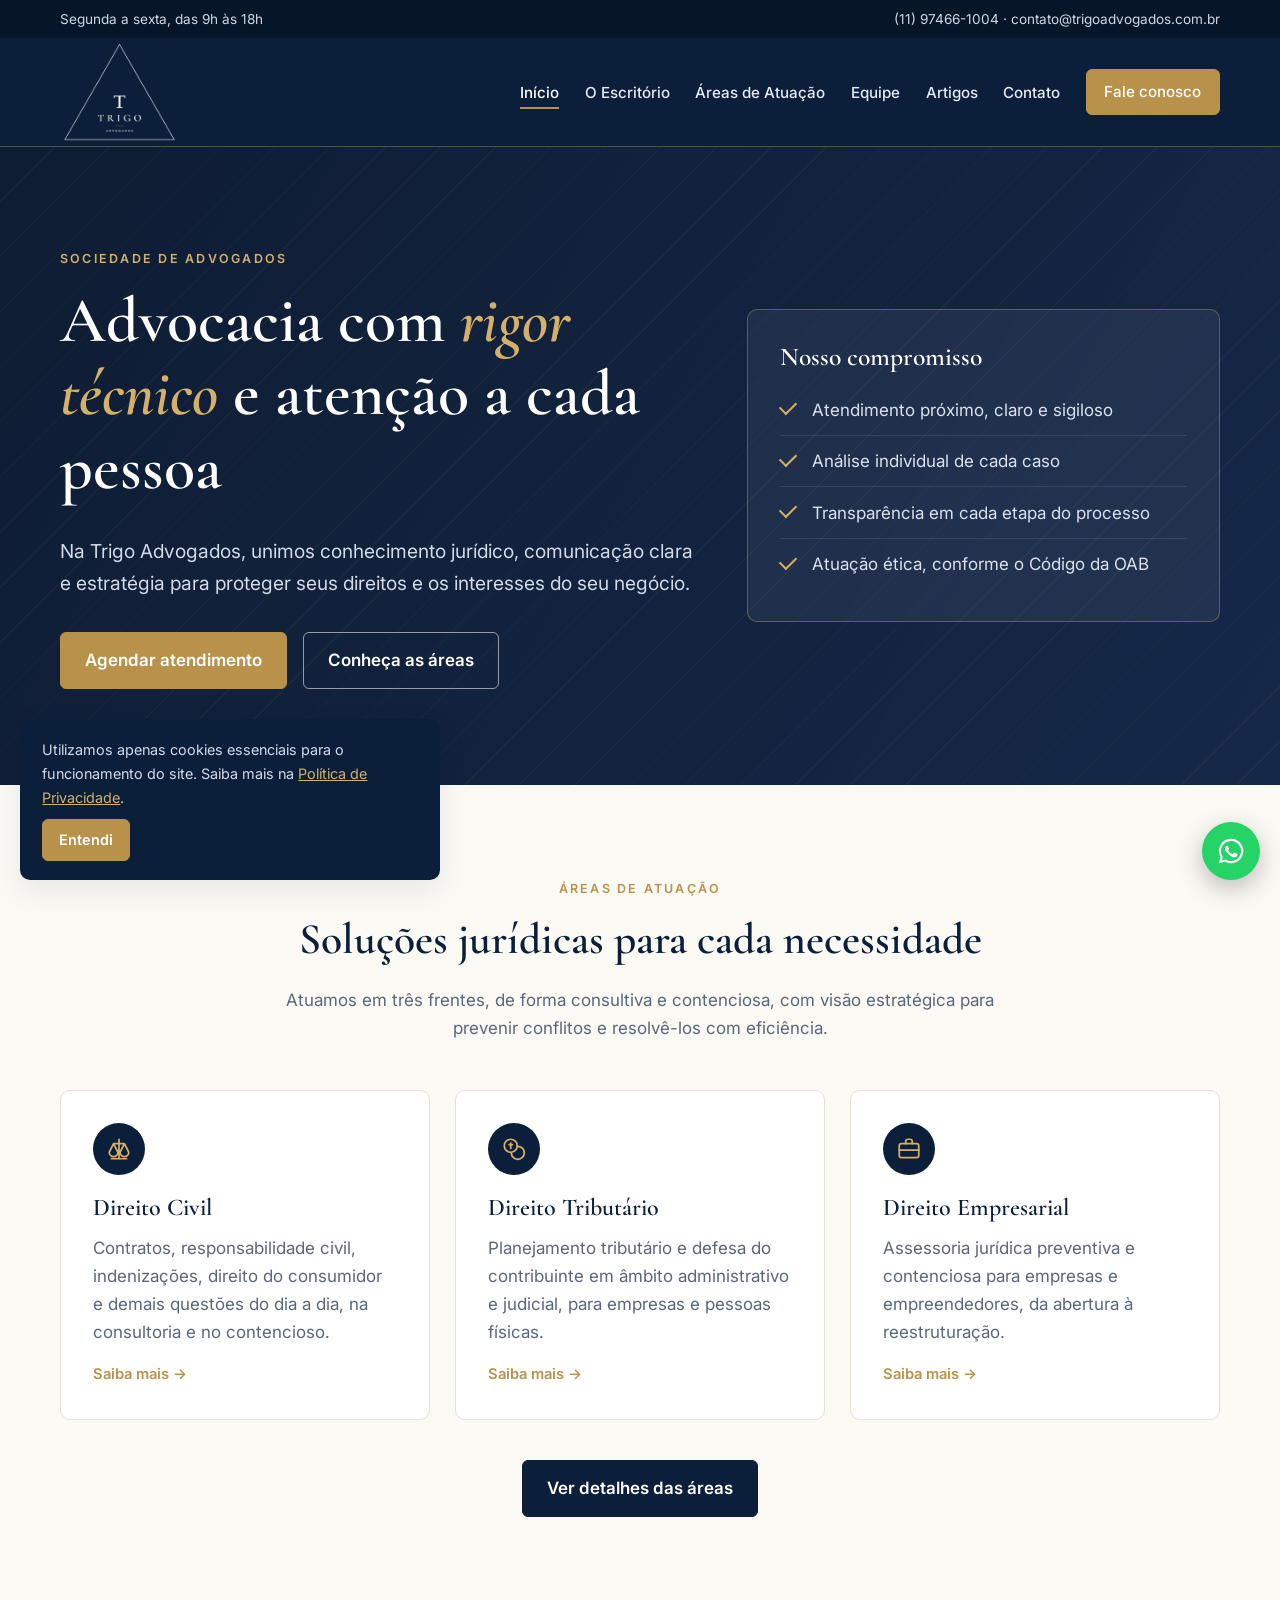
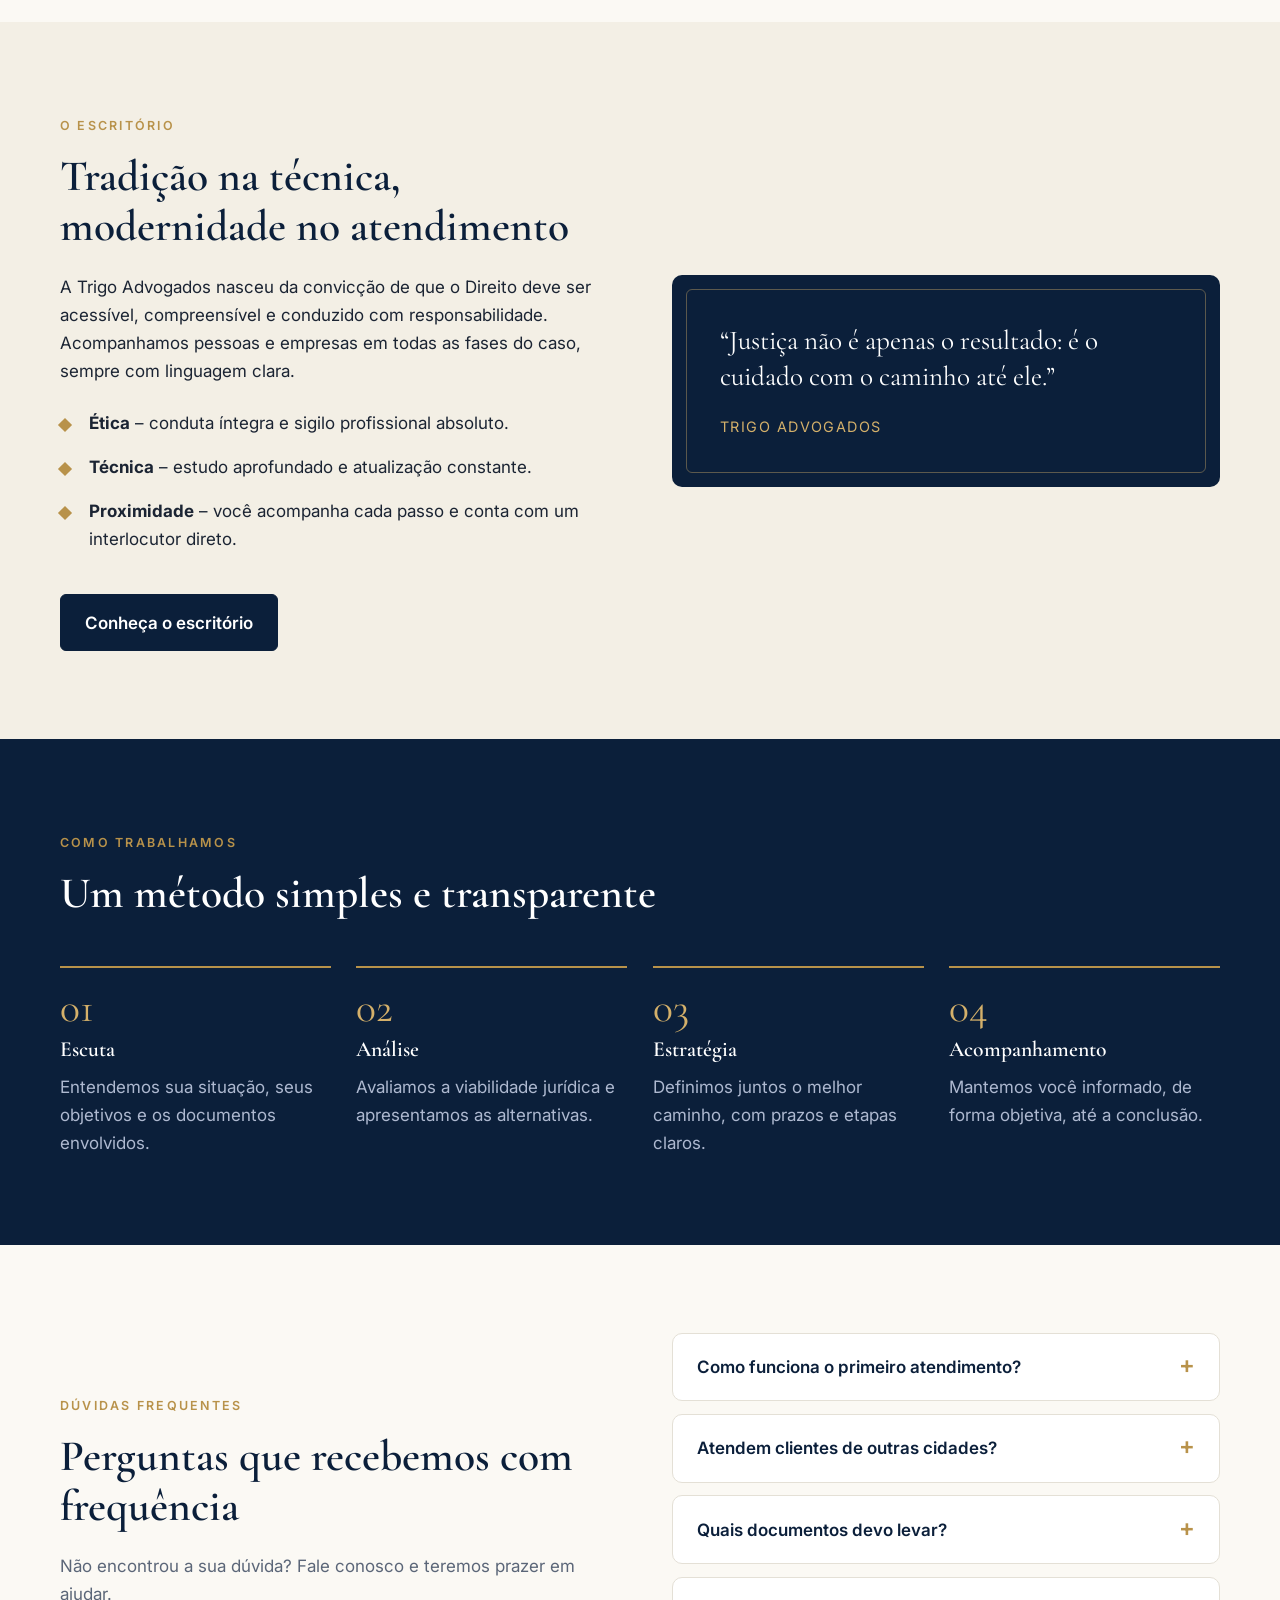
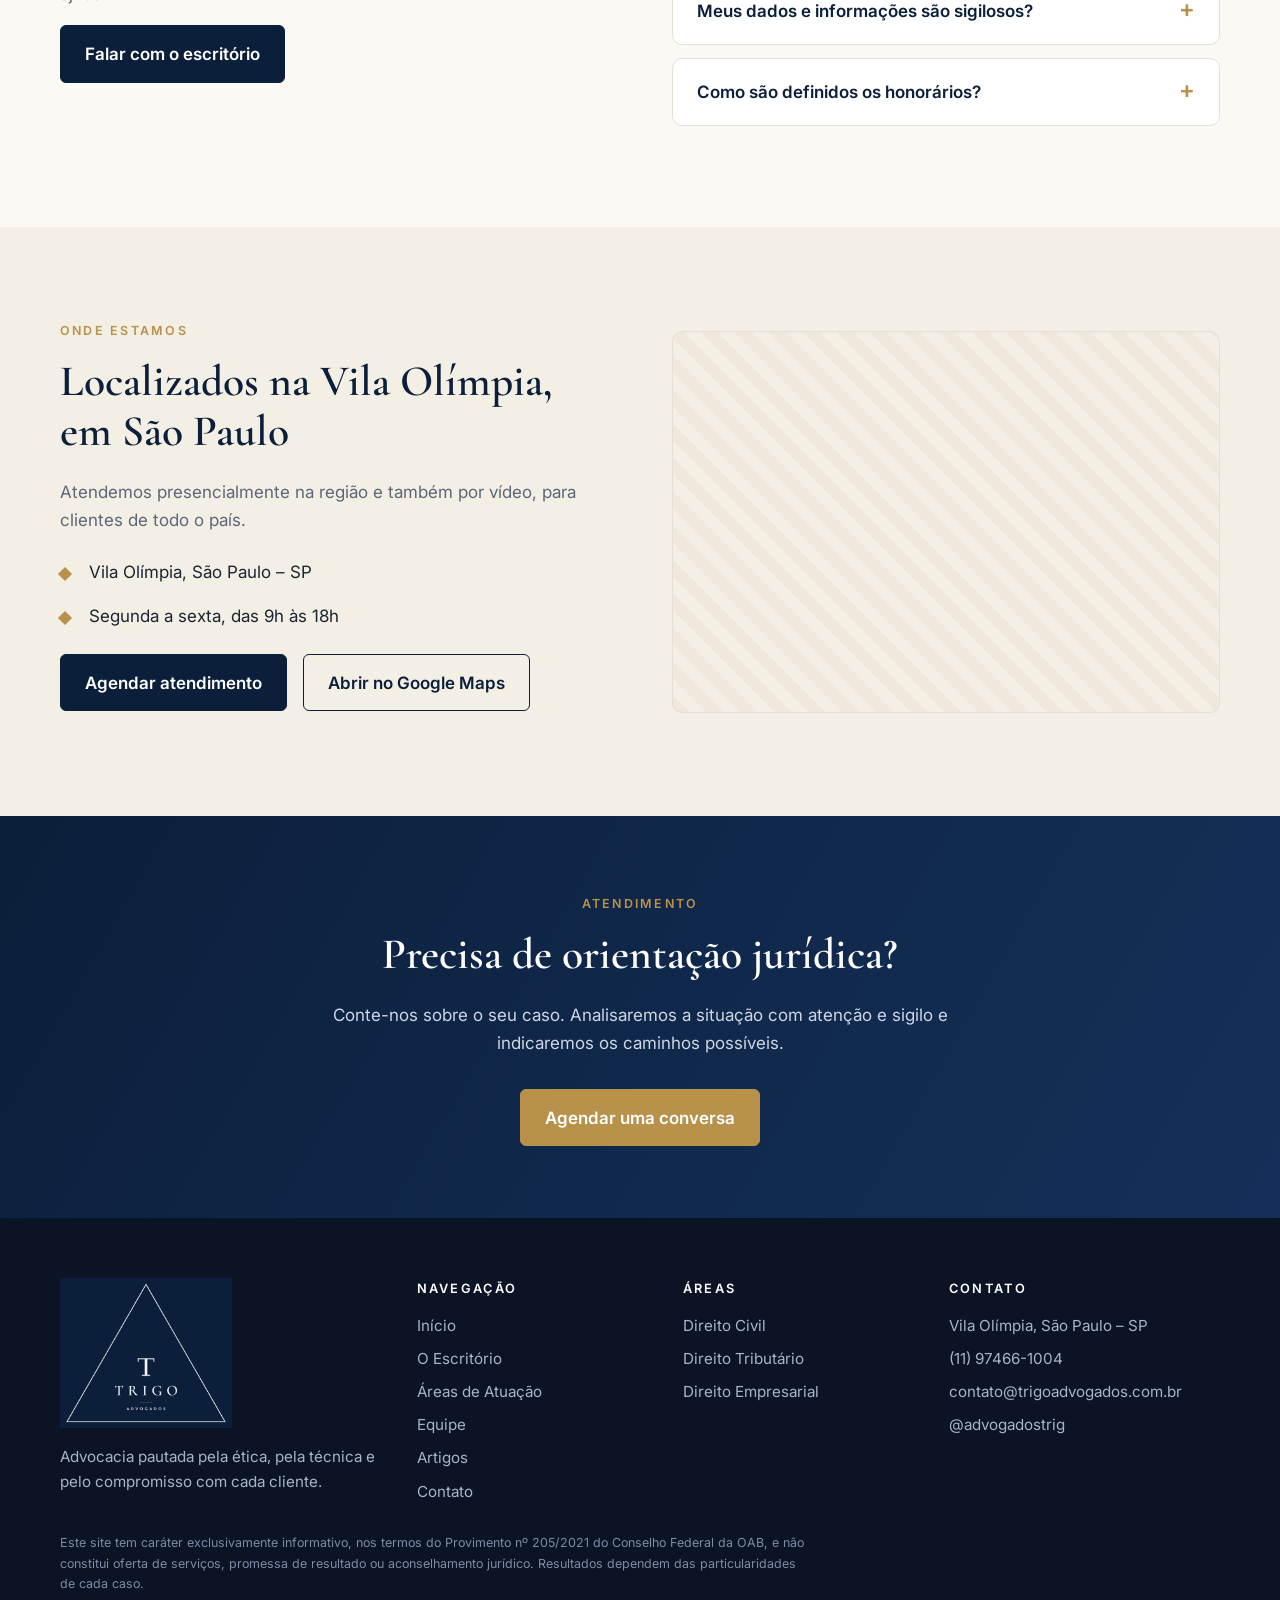
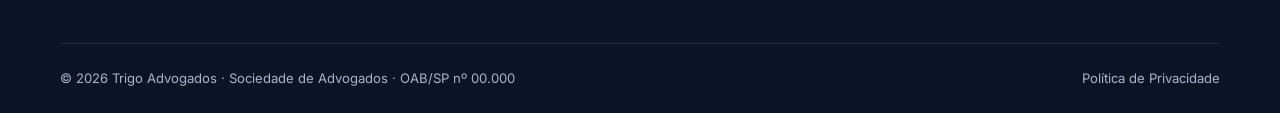
<file: index.html>
<!doctype html>
<html lang="pt-BR">
<head>
<meta charset="utf-8">
<meta name="viewport" content="width=device-width,initial-scale=1">
<title>Trigo Advogados – Advocacia com rigor técnico e atenção a cada pessoa</title>
<meta name="description" content="Trigo Advogados: sociedade de advogados com atuação em Direito Civil, Tributário e Empresarial.">
<link rel="canonical" href="https://www.trigoadvogados.com.br/">
<meta name="theme-color" content="#0b1f3a">
<meta property="og:type" content="website"><meta property="og:locale" content="pt_BR">
<meta property="og:title" content="Trigo Advogados – Advocacia com rigor técnico e atenção a cada pessoa"><meta property="og:description" content="Trigo Advogados: sociedade de advogados com atuação em Direito Civil, Tributário e Empresarial."><meta property="og:url" content="https://www.trigoadvogados.com.br/"><meta property="og:image" content="https://www.trigoadvogados.com.br/assets/logo.png">
<link rel="icon" href="assets/favicon.png" type="image/png"><link rel="apple-touch-icon" href="assets/favicon.png">
<link rel="preconnect" href="https://fonts.googleapis.com"><link rel="preconnect" href="https://fonts.gstatic.com" crossorigin>
<link href="https://fonts.googleapis.com/css2?family=Cormorant+Garamond:ital,wght@0,500;0,600;0,700;1,500&family=Inter:wght@400;500;600&display=swap" rel="stylesheet">
<link rel="stylesheet" href="assets/style.css">
<script type="application/ld+json">{"@context":"https://schema.org","@type":"LegalService","name":"Trigo Advogados","url":"https://www.trigoadvogados.com.br","telephone":"+5511974661004","email":"contato@trigoadvogados.com.br","address":{"@type":"PostalAddress","addressLocality":"São Paulo","addressCountry":"BR"},"openingHours":"Mo-Fr 09:00-18:00","areaServed":"BR"}</script>
</head>
<body>
<a class="skip" href="#main">Pular para o conteúdo</a>
<div class="topbar"><div class="wrap"><span>Segunda a sexta, das 9h às 18h</span><span><a href="tel:+5511974661004">(11) 97466-1004</a> · <a href="mailto:contato@trigoadvogados.com.br">contato@trigoadvogados.com.br</a></span></div></div>
<header class="site"><div class="wrap nav">
<a class="brand" href="index.html" aria-label="Trigo Advogados – página inicial"><img src="assets/logo.png" alt="Trigo Advogados" width="540" height="470"></a>
<button class="burger" aria-label="Abrir menu" aria-expanded="false"><span></span><span></span><span></span></button>
<ul class="menu"><li><a href="index.html" aria-current="page">Início</a></li><li><a href="sobre.html">O Escritório</a></li><li><a href="areas.html">Áreas de Atuação</a></li><li><a href="equipe.html">Equipe</a></li><li><a href="artigos.html">Artigos</a></li><li><a href="contato.html">Contato</a></li><li><a class="btn" href="contato.html">Fale conosco</a></li></ul>
</div></header>
<main id="main">
<div class="hero"><div class="wrap">
<div><span class="eyebrow" style="color:var(--gold-2)">Sociedade de Advogados</span>
<h1>Advocacia com <em>rigor técnico</em> e atenção a cada pessoa</h1>
<p class="lead">Na Trigo Advogados, unimos conhecimento jurídico, comunicação clara e estratégia para proteger seus direitos e os interesses do seu negócio.</p>
<div class="cta"><a class="btn" href="contato.html">Agendar atendimento</a><a class="btn ghost" href="areas.html">Conheça as áreas</a></div></div>
<aside class="hero-card"><h2>Nosso compromisso</h2><ul>
<li>Atendimento próximo, claro e sigiloso</li><li>Análise individual de cada caso</li><li>Transparência em cada etapa do processo</li><li>Atuação ética, conforme o Código da OAB</li></ul></aside>
</div></div>

<section><div class="wrap"><div class="head center reveal"><span class="eyebrow">Áreas de atuação</span><h2>Soluções jurídicas para cada necessidade</h2>
<p class="muted">Atuamos em três frentes, de forma consultiva e contenciosa, com visão estratégica para prevenir conflitos e resolvê-los com eficiência.</p></div>
<div class="grid g3"><a class="card reveal" href="areas.html#civil"><div class="ico"><svg viewBox="0 0 24 24" aria-hidden="true"><path d="M12 3v18M5 21h14M7 7h10M7 7l-4 8a4 4 0 0 0 8 0zM17 7l-4 8a4 4 0 0 0 8 0z"/></svg></div><h3>Direito Civil</h3><p>Contratos, responsabilidade civil, indenizações, direito do consumidor e demais questões do dia a dia, na consultoria e no contencioso.</p><span class="more">Saiba mais →</span></a><a class="card reveal" href="areas.html#tributario"><div class="ico"><svg viewBox="0 0 24 24" aria-hidden="true"><circle cx="9" cy="9" r="6"/><path d="M15.5 9.5A6 6 0 1 1 9.5 15.5M9 6.5v5M7.5 8h3"/></svg></div><h3>Direito Tributário</h3><p>Planejamento tributário e defesa do contribuinte em âmbito administrativo e judicial, para empresas e pessoas físicas.</p><span class="more">Saiba mais →</span></a><a class="card reveal" href="areas.html#empresarial"><div class="ico"><svg viewBox="0 0 24 24" aria-hidden="true"><rect x="3" y="7" width="18" height="13" rx="2"/><path d="M9 7V5a2 2 0 0 1 2-2h2a2 2 0 0 1 2 2v2M3 13h18"/></svg></div><h3>Direito Empresarial</h3><p>Assessoria jurídica preventiva e contenciosa para empresas e empreendedores, da abertura à reestruturação.</p><span class="more">Saiba mais →</span></a></div>
<p style="text-align:center;margin-top:2.5rem"><a class="btn dark" href="areas.html">Ver detalhes das áreas</a></p></div></section>

<section class="alt"><div class="wrap split">
<div class="reveal"><span class="eyebrow">O escritório</span><h2>Tradição na técnica, modernidade no atendimento</h2>
<p>A Trigo Advogados nasceu da convicção de que o Direito deve ser acessível, compreensível e conduzido com responsabilidade. Acompanhamos pessoas e empresas em todas as fases do caso, sempre com linguagem clara.</p>
<ul class="values"><li><b>Ética</b> – conduta íntegra e sigilo profissional absoluto.</li><li><b>Técnica</b> – estudo aprofundado e atualização constante.</li><li><b>Proximidade</b> – você acompanha cada passo e conta com um interlocutor direto.</li></ul>
<a class="btn dark" href="sobre.html" style="margin-top:1.5rem">Conheça o escritório</a></div>
<div class="panel reveal"><blockquote>“Justiça não é apenas o resultado: é o cuidado com o caminho até ele.”</blockquote><cite>Trigo Advogados</cite></div>
</div></section>

<section class="dark"><div class="wrap"><div class="head reveal"><span class="eyebrow">Como trabalhamos</span><h2>Um método simples e transparente</h2></div>
<div class="steps reveal">
<div class="step"><h3>Escuta</h3><p>Entendemos sua situação, seus objetivos e os documentos envolvidos.</p></div>
<div class="step"><h3>Análise</h3><p>Avaliamos a viabilidade jurídica e apresentamos as alternativas.</p></div>
<div class="step"><h3>Estratégia</h3><p>Definimos juntos o melhor caminho, com prazos e etapas claros.</p></div>
<div class="step"><h3>Acompanhamento</h3><p>Mantemos você informado, de forma objetiva, até a conclusão.</p></div></div></div></section>

<section><div class="wrap split">
<div class="reveal"><span class="eyebrow">Dúvidas frequentes</span><h2>Perguntas que recebemos com frequência</h2><p class="muted">Não encontrou a sua dúvida? Fale conosco e teremos prazer em ajudar.</p><a class="btn dark" href="contato.html">Falar com o escritório</a></div>
<div class="reveal">
<details><summary>Como funciona o primeiro atendimento?</summary><p>É uma conversa para entendermos o seu caso, analisarmos os documentos e explicarmos os caminhos possíveis. Pode ser presencial ou on-line.</p></details>
<details><summary>Atendem clientes de outras cidades?</summary><p>Sim. Realizamos reuniões por vídeo e atuamos em processos eletrônicos, o que permite atender clientes em todo o país.</p></details>
<details><summary>Quais documentos devo levar?</summary><p>Documento de identificação, comprovante de residência e todos os papéis relacionados ao assunto (contratos, notificações, comprovantes). Informaremos o que for necessário em cada caso.</p></details>
<details><summary>Meus dados e informações são sigilosos?</summary><p>Sim. O sigilo profissional é um dever do advogado, e tratamos seus dados conforme a LGPD.</p></details>
<details><summary>Como são definidos os honorários?</summary><p>Os honorários são ajustados em contrato escrito, conforme a complexidade do caso e as tabelas da OAB, de forma transparente desde o início.</p></details>
</div></div></section>

<section class="alt"><div class="wrap split">
<div class="reveal"><span class="eyebrow">Onde estamos</span><h2>Localizados na Vila Olímpia, em São Paulo</h2>
<p class="muted">Atendemos presencialmente na região e também por vídeo, para clientes de todo o país.</p>
<ul class="values"><li>Vila Olímpia, São Paulo – SP</li><li>Segunda a sexta, das 9h às 18h</li></ul>
<p style="display:flex;gap:1rem;flex-wrap:wrap;margin-top:1.5rem"><a class="btn dark" href="contato.html">Agendar atendimento</a>
<a class="btn dark" style="background:transparent;color:var(--navy)" href="https://www.google.com/maps/search/?api=1&amp;query=Vila+Ol%C3%ADmpia%2C+S%C3%A3o+Paulo%2C+SP" target="_blank" rel="noopener">Abrir no Google Maps</a></p></div>
<div class="map reveal" style="padding:0;overflow:hidden"><iframe title="Mapa: Vila Olímpia, São Paulo" src="https://www.google.com/maps?q=Vila+Ol%C3%ADmpia,+S%C3%A3o+Paulo,+SP&amp;hl=pt-BR&amp;z=15&amp;output=embed" width="100%" height="380" style="border:0;display:block" loading="lazy" referrerpolicy="no-referrer-when-downgrade" allowfullscreen></iframe></div>
</div></section>
<section class="band"><div class="wrap reveal"><span class="eyebrow">Atendimento</span><h2>Precisa de orientação jurídica?</h2>
<p>Conte-nos sobre o seu caso. Analisaremos a situação com atenção e sigilo e indicaremos os caminhos possíveis.</p>
<a class="btn" href="contato.html">Agendar uma conversa</a></div></section>
</main>
<footer class="site"><div class="wrap">
<div class="fgrid">
<div><a class="brand footlogo" href="index.html" aria-label="Trigo Advogados – página inicial"><img src="assets/logo.png" alt="Trigo Advogados" width="540" height="470" loading="lazy"></a>
<p style="margin-top:1.2rem">Advocacia pautada pela ética, pela técnica e pelo compromisso com cada cliente.</p></div>
<div><h4>Navegação</h4><ul><li><a href="index.html">Início</a></li><li><a href="sobre.html">O Escritório</a></li><li><a href="areas.html">Áreas de Atuação</a></li><li><a href="equipe.html">Equipe</a></li><li><a href="artigos.html">Artigos</a></li><li><a href="contato.html">Contato</a></li></ul></div>
<div><h4>Áreas</h4><ul><li><a href="areas.html#civil">Direito Civil</a></li><li><a href="areas.html#tributario">Direito Tributário</a></li><li><a href="areas.html#empresarial">Direito Empresarial</a></li></ul></div>
<div><h4>Contato</h4><ul>
<li>Vila Olímpia, São Paulo – SP</li>
<li><a href="tel:+5511974661004">(11) 97466-1004</a></li>
<li><a href="mailto:contato@trigoadvogados.com.br">contato@trigoadvogados.com.br</a></li>
<li><a href="https://instagram.com/advogadostrig" rel="noopener" target="_blank">@advogadostrig</a></li></ul></div>
</div>
<p class="oab-note">Este site tem caráter exclusivamente informativo, nos termos do Provimento nº 205/2021 do Conselho Federal da OAB, e não constitui oferta de serviços, promessa de resultado ou aconselhamento jurídico. Resultados dependem das particularidades de cada caso.</p>
<div class="legal"><span>© <span id="y">2026</span> Trigo Advogados · Sociedade de Advogados · OAB/SP nº 00.000</span><span><a href="privacidade.html">Política de Privacidade</a></span></div>
</div></footer>
<a class="wa" href="https://wa.me/5511974661004?text=Gostaria%20de%20saber%20mais%20sobre%20os%20servi%C3%A7os" target="_blank" rel="noopener" aria-label="Conversar pelo WhatsApp"><svg viewBox="0 0 32 32" aria-hidden="true"><path d="M16 3A13 13 0 0 0 4.9 22.6L3 29l6.6-1.8A13 13 0 1 0 16 3zm0 23.7a10.6 10.6 0 0 1-5.4-1.5l-.4-.2-3.9 1 1-3.8-.3-.4A10.7 10.7 0 1 1 16 26.700zm5.900-8c-.3-.2-1.900-.9-2.200-1s-.5-.2-.7.2-.8 1-1 1.200-.4.2-.7.1a8.700 8.700 0 0 1-4.300-3.800c-.3-.6.300-.5.900-1.700.1-.2 0-.4 0-.5l-1-2.300c-.2-.6-.5-.5-.7-.5h-.6a1.200 1.200 0 0 0-.9.400 3.700 3.700 0 0 0-1.100 2.700 6.400 6.400 0 0 0 1.300 3.400 14.700 14.700 0 0 0 5.600 4.900c2.100.9 2.900 1 3.900.8a3.300 3.300 0 0 0 2.200-1.500 2.700 2.700 0 0 0 .2-1.500c-.1-.1-.3-.2-.6-.4z"/></svg></a>
<div class="cookie" role="dialog" aria-label="Aviso de cookies"><p style="margin:0">Utilizamos apenas cookies essenciais para o funcionamento do site. Saiba mais na <a href="privacidade.html">Política de Privacidade</a>.</p><button class="btn" id="cookie-ok">Entendi</button></div>
<script>window.TRIGO={whatsapp:"5511974661004",email:"contato@trigoadvogados.com.br"};document.getElementById("y").textContent=new Date().getFullYear()</script>
<script src="assets/main.js" defer></script>
</body></html>
</file>
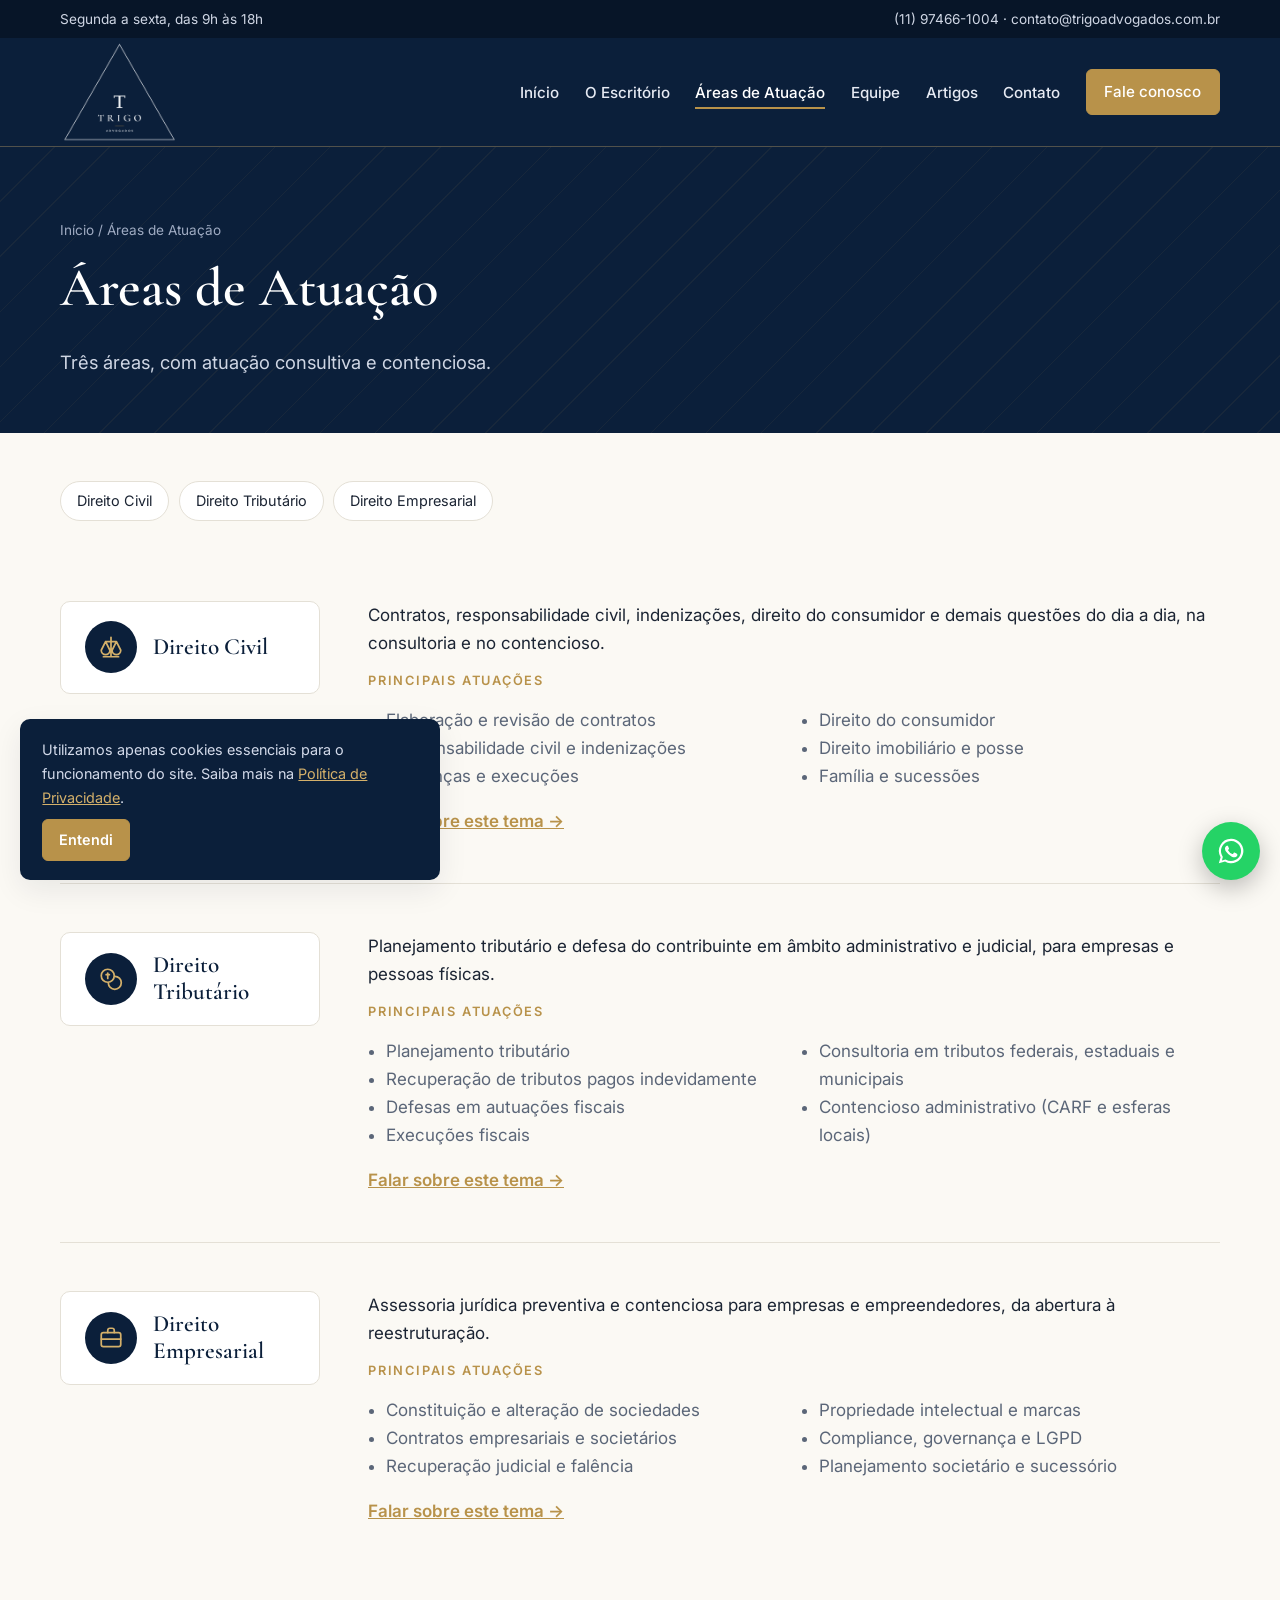
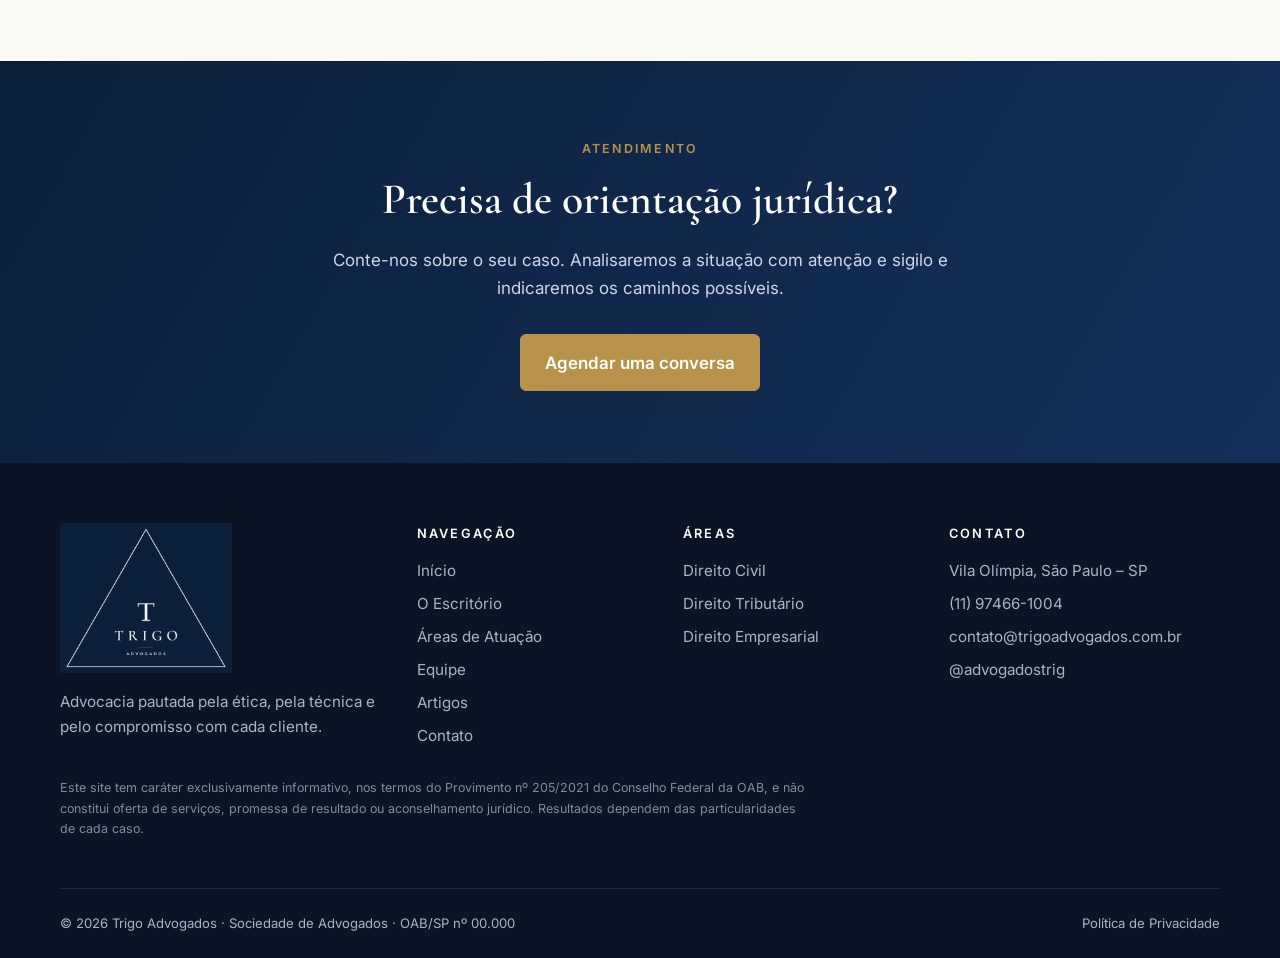
<file: areas.html>
<!doctype html>
<html lang="pt-BR">
<head>
<meta charset="utf-8">
<meta name="viewport" content="width=device-width,initial-scale=1">
<title>Áreas de Atuação | Trigo Advogados</title>
<meta name="description" content="Direito Civil, Tributário e Empresarial: consultoria preventiva e atuação contenciosa.">
<link rel="canonical" href="https://www.trigoadvogados.com.br/areas.html">
<meta name="theme-color" content="#0b1f3a">
<meta property="og:type" content="website"><meta property="og:locale" content="pt_BR">
<meta property="og:title" content="Áreas de Atuação | Trigo Advogados"><meta property="og:description" content="Direito Civil, Tributário e Empresarial: consultoria preventiva e atuação contenciosa."><meta property="og:url" content="https://www.trigoadvogados.com.br/areas.html"><meta property="og:image" content="https://www.trigoadvogados.com.br/assets/logo.png">
<link rel="icon" href="assets/favicon.png" type="image/png"><link rel="apple-touch-icon" href="assets/favicon.png">
<link rel="preconnect" href="https://fonts.googleapis.com"><link rel="preconnect" href="https://fonts.gstatic.com" crossorigin>
<link href="https://fonts.googleapis.com/css2?family=Cormorant+Garamond:ital,wght@0,500;0,600;0,700;1,500&family=Inter:wght@400;500;600&display=swap" rel="stylesheet">
<link rel="stylesheet" href="assets/style.css">
<script type="application/ld+json">{"@context":"https://schema.org","@type":"LegalService","name":"Trigo Advogados","url":"https://www.trigoadvogados.com.br","telephone":"+5511974661004","email":"contato@trigoadvogados.com.br","address":{"@type":"PostalAddress","addressLocality":"São Paulo","addressCountry":"BR"},"openingHours":"Mo-Fr 09:00-18:00","areaServed":"BR"}</script>
</head>
<body>
<a class="skip" href="#main">Pular para o conteúdo</a>
<div class="topbar"><div class="wrap"><span>Segunda a sexta, das 9h às 18h</span><span><a href="tel:+5511974661004">(11) 97466-1004</a> · <a href="mailto:contato@trigoadvogados.com.br">contato@trigoadvogados.com.br</a></span></div></div>
<header class="site"><div class="wrap nav">
<a class="brand" href="index.html" aria-label="Trigo Advogados – página inicial"><img src="assets/logo.png" alt="Trigo Advogados" width="540" height="470"></a>
<button class="burger" aria-label="Abrir menu" aria-expanded="false"><span></span><span></span><span></span></button>
<ul class="menu"><li><a href="index.html">Início</a></li><li><a href="sobre.html">O Escritório</a></li><li><a href="areas.html" aria-current="page">Áreas de Atuação</a></li><li><a href="equipe.html">Equipe</a></li><li><a href="artigos.html">Artigos</a></li><li><a href="contato.html">Contato</a></li><li><a class="btn" href="contato.html">Fale conosco</a></li></ul>
</div></header>
<main id="main">
<div class="page-hero"><div class="wrap"><div class="crumbs"><a href="index.html">Início</a> / Áreas de Atuação</div><h1>Áreas de Atuação</h1><p>Três áreas, com atuação consultiva e contenciosa.</p></div></div>
<section style="padding-top:3rem"><div class="wrap"><ul class="chips"><li><a href="#civil">Direito Civil</a></li><li><a href="#tributario">Direito Tributário</a></li><li><a href="#empresarial">Direito Empresarial</a></li></ul><article class="area reveal" id="civil"><div><div class="card" style="padding:1.2rem 1.5rem;display:flex;gap:1rem;align-items:center"><div class="ico" style="margin:0;flex:none"><svg viewBox="0 0 24 24" aria-hidden="true"><path d="M12 3v18M5 21h14M7 7h10M7 7l-4 8a4 4 0 0 0 8 0zM17 7l-4 8a4 4 0 0 0 8 0z"/></svg></div><h2 style="font-size:1.45rem;margin:0">Direito Civil</h2></div></div>
<div><p>Contratos, responsabilidade civil, indenizações, direito do consumidor e demais questões do dia a dia, na consultoria e no contencioso.</p><h4 style="font-family:var(--sans);font-size:.8rem;letter-spacing:.14em;text-transform:uppercase;color:var(--gold)">Principais atuações</h4><ul><li>Elaboração e revisão de contratos</li><li>Responsabilidade civil e indenizações</li><li>Cobranças e execuções</li><li>Direito do consumidor</li><li>Direito imobiliário e posse</li><li>Família e sucessões</li></ul>
<a class="more" style="color:var(--gold);font-weight:600" href="contato.html">Falar sobre este tema →</a></div></article><article class="area reveal" id="tributario"><div><div class="card" style="padding:1.2rem 1.5rem;display:flex;gap:1rem;align-items:center"><div class="ico" style="margin:0;flex:none"><svg viewBox="0 0 24 24" aria-hidden="true"><circle cx="9" cy="9" r="6"/><path d="M15.5 9.5A6 6 0 1 1 9.5 15.5M9 6.5v5M7.5 8h3"/></svg></div><h2 style="font-size:1.45rem;margin:0">Direito Tributário</h2></div></div>
<div><p>Planejamento tributário e defesa do contribuinte em âmbito administrativo e judicial, para empresas e pessoas físicas.</p><h4 style="font-family:var(--sans);font-size:.8rem;letter-spacing:.14em;text-transform:uppercase;color:var(--gold)">Principais atuações</h4><ul><li>Planejamento tributário</li><li>Recuperação de tributos pagos indevidamente</li><li>Defesas em autuações fiscais</li><li>Execuções fiscais</li><li>Consultoria em tributos federais, estaduais e municipais</li><li>Contencioso administrativo (CARF e esferas locais)</li></ul>
<a class="more" style="color:var(--gold);font-weight:600" href="contato.html">Falar sobre este tema →</a></div></article><article class="area reveal" id="empresarial"><div><div class="card" style="padding:1.2rem 1.5rem;display:flex;gap:1rem;align-items:center"><div class="ico" style="margin:0;flex:none"><svg viewBox="0 0 24 24" aria-hidden="true"><rect x="3" y="7" width="18" height="13" rx="2"/><path d="M9 7V5a2 2 0 0 1 2-2h2a2 2 0 0 1 2 2v2M3 13h18"/></svg></div><h2 style="font-size:1.45rem;margin:0">Direito Empresarial</h2></div></div>
<div><p>Assessoria jurídica preventiva e contenciosa para empresas e empreendedores, da abertura à reestruturação.</p><h4 style="font-family:var(--sans);font-size:.8rem;letter-spacing:.14em;text-transform:uppercase;color:var(--gold)">Principais atuações</h4><ul><li>Constituição e alteração de sociedades</li><li>Contratos empresariais e societários</li><li>Recuperação judicial e falência</li><li>Propriedade intelectual e marcas</li><li>Compliance, governança e LGPD</li><li>Planejamento societário e sucessório</li></ul>
<a class="more" style="color:var(--gold);font-weight:600" href="contato.html">Falar sobre este tema →</a></div></article></div></section><section class="band"><div class="wrap reveal"><span class="eyebrow">Atendimento</span><h2>Precisa de orientação jurídica?</h2>
<p>Conte-nos sobre o seu caso. Analisaremos a situação com atenção e sigilo e indicaremos os caminhos possíveis.</p>
<a class="btn" href="contato.html">Agendar uma conversa</a></div></section>
</main>
<footer class="site"><div class="wrap">
<div class="fgrid">
<div><a class="brand footlogo" href="index.html" aria-label="Trigo Advogados – página inicial"><img src="assets/logo.png" alt="Trigo Advogados" width="540" height="470" loading="lazy"></a>
<p style="margin-top:1.2rem">Advocacia pautada pela ética, pela técnica e pelo compromisso com cada cliente.</p></div>
<div><h4>Navegação</h4><ul><li><a href="index.html">Início</a></li><li><a href="sobre.html">O Escritório</a></li><li><a href="areas.html">Áreas de Atuação</a></li><li><a href="equipe.html">Equipe</a></li><li><a href="artigos.html">Artigos</a></li><li><a href="contato.html">Contato</a></li></ul></div>
<div><h4>Áreas</h4><ul><li><a href="areas.html#civil">Direito Civil</a></li><li><a href="areas.html#tributario">Direito Tributário</a></li><li><a href="areas.html#empresarial">Direito Empresarial</a></li></ul></div>
<div><h4>Contato</h4><ul>
<li>Vila Olímpia, São Paulo – SP</li>
<li><a href="tel:+5511974661004">(11) 97466-1004</a></li>
<li><a href="mailto:contato@trigoadvogados.com.br">contato@trigoadvogados.com.br</a></li>
<li><a href="https://instagram.com/advogadostrig" rel="noopener" target="_blank">@advogadostrig</a></li></ul></div>
</div>
<p class="oab-note">Este site tem caráter exclusivamente informativo, nos termos do Provimento nº 205/2021 do Conselho Federal da OAB, e não constitui oferta de serviços, promessa de resultado ou aconselhamento jurídico. Resultados dependem das particularidades de cada caso.</p>
<div class="legal"><span>© <span id="y">2026</span> Trigo Advogados · Sociedade de Advogados · OAB/SP nº 00.000</span><span><a href="privacidade.html">Política de Privacidade</a></span></div>
</div></footer>
<a class="wa" href="https://wa.me/5511974661004?text=Gostaria%20de%20saber%20mais%20sobre%20os%20servi%C3%A7os" target="_blank" rel="noopener" aria-label="Conversar pelo WhatsApp"><svg viewBox="0 0 32 32" aria-hidden="true"><path d="M16 3A13 13 0 0 0 4.9 22.6L3 29l6.6-1.8A13 13 0 1 0 16 3zm0 23.7a10.6 10.6 0 0 1-5.4-1.5l-.4-.2-3.9 1 1-3.8-.3-.4A10.7 10.7 0 1 1 16 26.700zm5.900-8c-.3-.2-1.900-.9-2.200-1s-.5-.2-.7.2-.8 1-1 1.200-.4.2-.7.1a8.700 8.700 0 0 1-4.300-3.800c-.3-.6.300-.5.900-1.700.1-.2 0-.4 0-.5l-1-2.300c-.2-.6-.5-.5-.7-.5h-.6a1.200 1.200 0 0 0-.9.400 3.700 3.700 0 0 0-1.100 2.700 6.400 6.400 0 0 0 1.300 3.400 14.700 14.700 0 0 0 5.600 4.900c2.100.9 2.900 1 3.900.8a3.300 3.300 0 0 0 2.200-1.500 2.700 2.700 0 0 0 .2-1.500c-.1-.1-.3-.2-.6-.4z"/></svg></a>
<div class="cookie" role="dialog" aria-label="Aviso de cookies"><p style="margin:0">Utilizamos apenas cookies essenciais para o funcionamento do site. Saiba mais na <a href="privacidade.html">Política de Privacidade</a>.</p><button class="btn" id="cookie-ok">Entendi</button></div>
<script>window.TRIGO={whatsapp:"5511974661004",email:"contato@trigoadvogados.com.br"};document.getElementById("y").textContent=new Date().getFullYear()</script>
<script src="assets/main.js" defer></script>
</body></html>
</file>
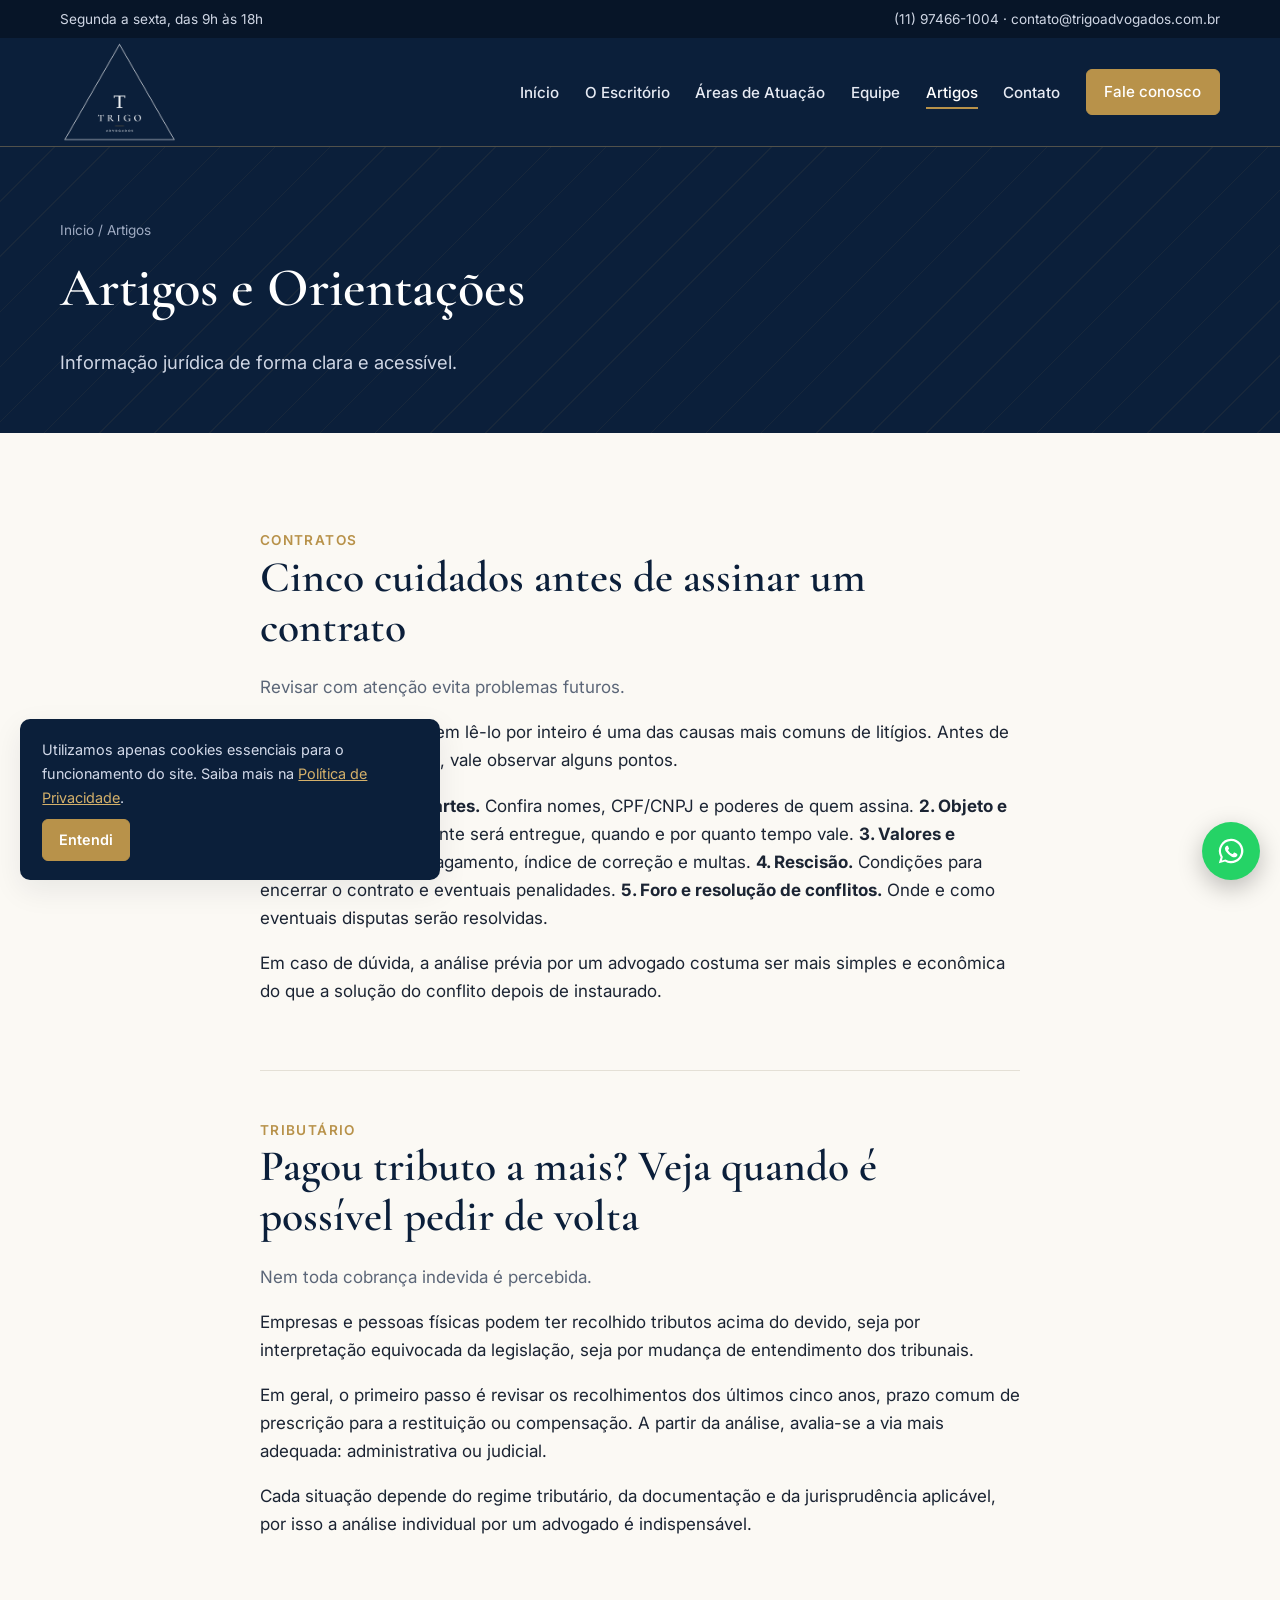
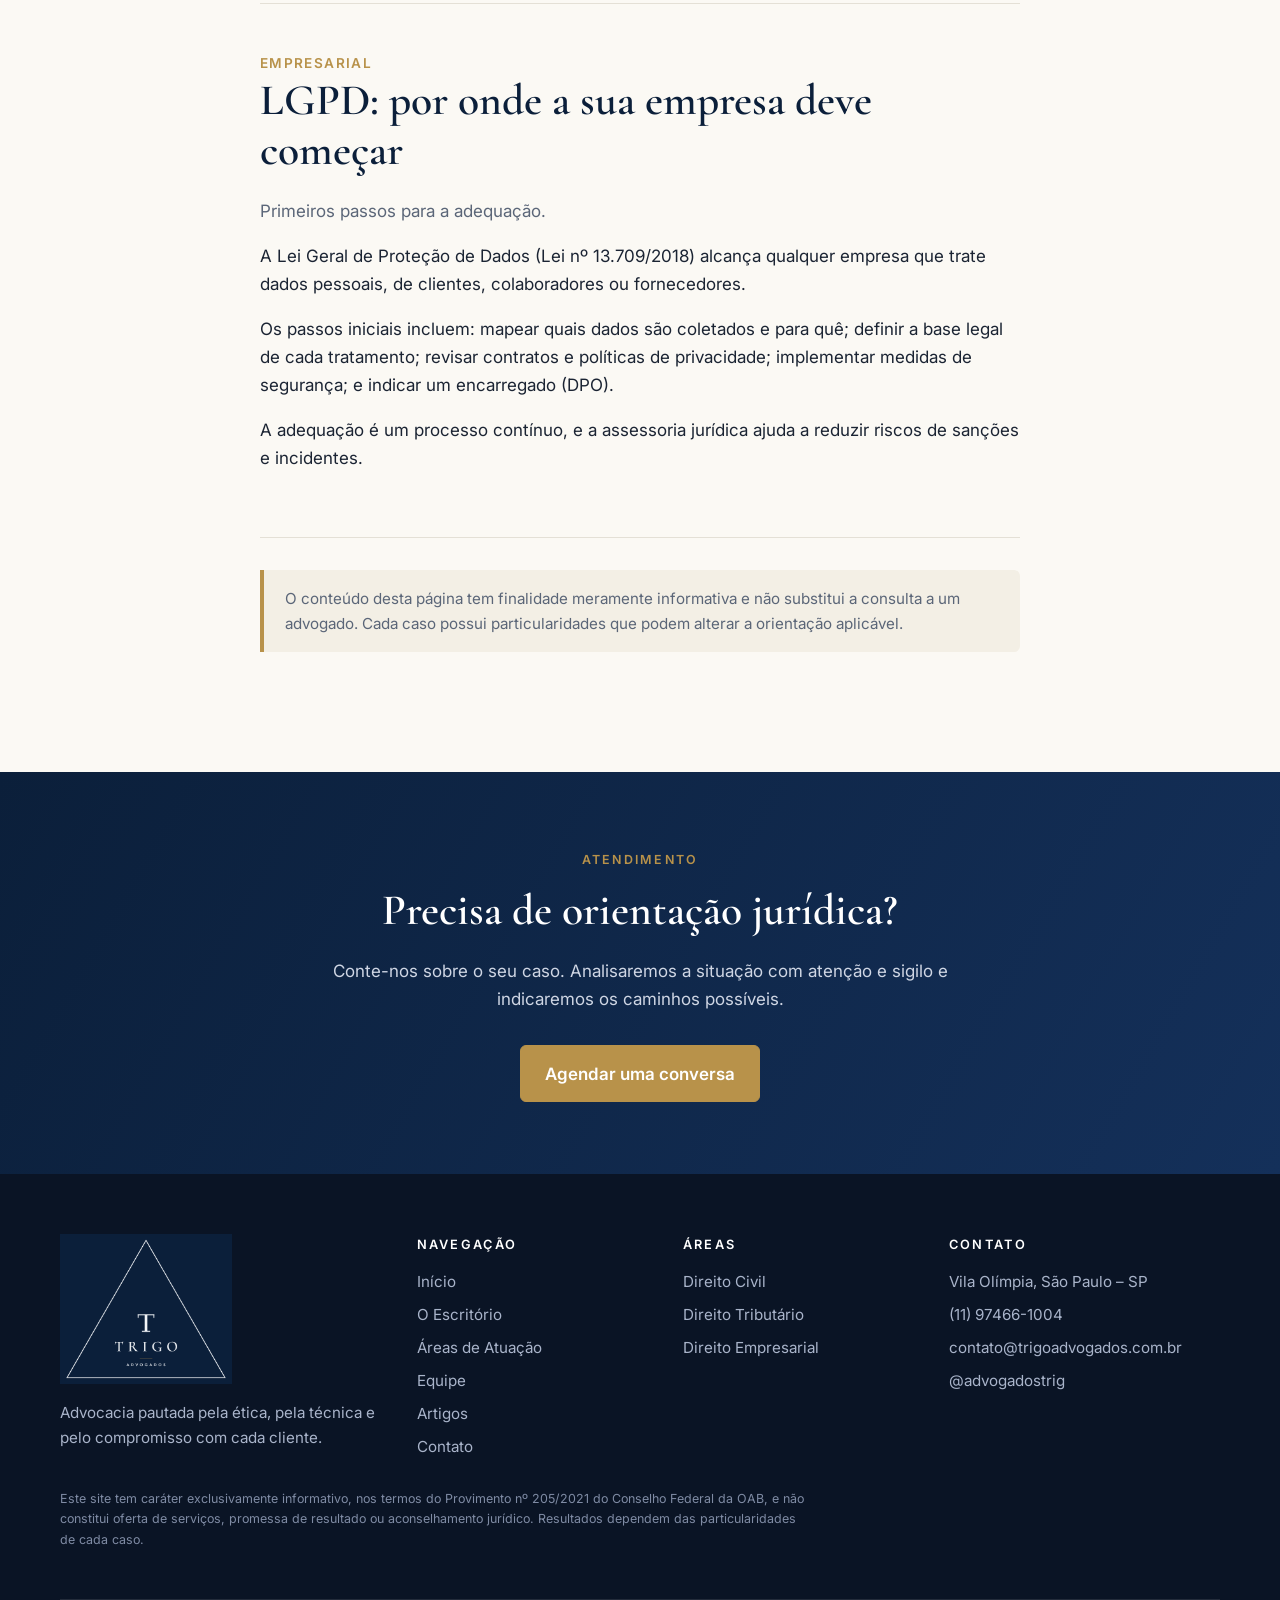
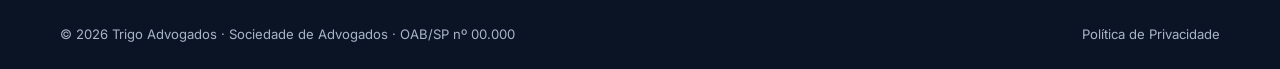
<file: artigos.html>
<!doctype html>
<html lang="pt-BR">
<head>
<meta charset="utf-8">
<meta name="viewport" content="width=device-width,initial-scale=1">
<title>Artigos | Trigo Advogados</title>
<meta name="description" content="Artigos e orientações jurídicas da Trigo Advogados sobre contratos, sucessões, LGPD e mais.">
<link rel="canonical" href="https://www.trigoadvogados.com.br/artigos.html">
<meta name="theme-color" content="#0b1f3a">
<meta property="og:type" content="website"><meta property="og:locale" content="pt_BR">
<meta property="og:title" content="Artigos | Trigo Advogados"><meta property="og:description" content="Artigos e orientações jurídicas da Trigo Advogados sobre contratos, sucessões, LGPD e mais."><meta property="og:url" content="https://www.trigoadvogados.com.br/artigos.html"><meta property="og:image" content="https://www.trigoadvogados.com.br/assets/logo.png">
<link rel="icon" href="assets/favicon.png" type="image/png"><link rel="apple-touch-icon" href="assets/favicon.png">
<link rel="preconnect" href="https://fonts.googleapis.com"><link rel="preconnect" href="https://fonts.gstatic.com" crossorigin>
<link href="https://fonts.googleapis.com/css2?family=Cormorant+Garamond:ital,wght@0,500;0,600;0,700;1,500&family=Inter:wght@400;500;600&display=swap" rel="stylesheet">
<link rel="stylesheet" href="assets/style.css">
<script type="application/ld+json">{"@context":"https://schema.org","@type":"LegalService","name":"Trigo Advogados","url":"https://www.trigoadvogados.com.br","telephone":"+5511974661004","email":"contato@trigoadvogados.com.br","address":{"@type":"PostalAddress","addressLocality":"São Paulo","addressCountry":"BR"},"openingHours":"Mo-Fr 09:00-18:00","areaServed":"BR"}</script>
</head>
<body>
<a class="skip" href="#main">Pular para o conteúdo</a>
<div class="topbar"><div class="wrap"><span>Segunda a sexta, das 9h às 18h</span><span><a href="tel:+5511974661004">(11) 97466-1004</a> · <a href="mailto:contato@trigoadvogados.com.br">contato@trigoadvogados.com.br</a></span></div></div>
<header class="site"><div class="wrap nav">
<a class="brand" href="index.html" aria-label="Trigo Advogados – página inicial"><img src="assets/logo.png" alt="Trigo Advogados" width="540" height="470"></a>
<button class="burger" aria-label="Abrir menu" aria-expanded="false"><span></span><span></span><span></span></button>
<ul class="menu"><li><a href="index.html">Início</a></li><li><a href="sobre.html">O Escritório</a></li><li><a href="areas.html">Áreas de Atuação</a></li><li><a href="equipe.html">Equipe</a></li><li><a href="artigos.html" aria-current="page">Artigos</a></li><li><a href="contato.html">Contato</a></li><li><a class="btn" href="contato.html">Fale conosco</a></li></ul>
</div></header>
<main id="main">
<div class="page-hero"><div class="wrap"><div class="crumbs"><a href="index.html">Início</a> / Artigos</div><h1>Artigos e Orientações</h1><p>Informação jurídica de forma clara e acessível.</p></div></div>
<section style="padding-top:3rem"><div class="wrap"><article class="article reveal" id="contratos-cuidados"><div class="meta">Contratos</div><h2>Cinco cuidados antes de assinar um contrato</h2><p class="muted">Revisar com atenção evita problemas futuros.</p><p>Assinar um contrato sem lê-lo por inteiro é uma das causas mais comuns de litígios. Antes de firmar qualquer acordo, vale observar alguns pontos.</p><p><b>1. Identificação das partes.</b> Confira nomes, CPF/CNPJ e poderes de quem assina. <b>2. Objeto e prazo.</b> O que exatamente será entregue, quando e por quanto tempo vale. <b>3. Valores e reajustes.</b> Forma de pagamento, índice de correção e multas. <b>4. Rescisão.</b> Condições para encerrar o contrato e eventuais penalidades. <b>5. Foro e resolução de conflitos.</b> Onde e como eventuais disputas serão resolvidas.</p><p>Em caso de dúvida, a análise prévia por um advogado costuma ser mais simples e econômica do que a solução do conflito depois de instaurado.</p></article><article class="article reveal" id="recuperacao-tributos"><div class="meta">Tributário</div><h2>Pagou tributo a mais? Veja quando é possível pedir de volta</h2><p class="muted">Nem toda cobrança indevida é percebida.</p><p>Empresas e pessoas físicas podem ter recolhido tributos acima do devido, seja por interpretação equivocada da legislação, seja por mudança de entendimento dos tribunais.</p><p>Em geral, o primeiro passo é revisar os recolhimentos dos últimos cinco anos, prazo comum de prescrição para a restituição ou compensação. A partir da análise, avalia-se a via mais adequada: administrativa ou judicial.</p><p>Cada situação depende do regime tributário, da documentação e da jurisprudência aplicável, por isso a análise individual por um advogado é indispensável.</p></article><article class="article reveal" id="lgpd-empresas"><div class="meta">Empresarial</div><h2>LGPD: por onde a sua empresa deve começar</h2><p class="muted">Primeiros passos para a adequação.</p><p>A Lei Geral de Proteção de Dados (Lei nº 13.709/2018) alcança qualquer empresa que trate dados pessoais, de clientes, colaboradores ou fornecedores.</p><p>Os passos iniciais incluem: mapear quais dados são coletados e para quê; definir a base legal de cada tratamento; revisar contratos e políticas de privacidade; implementar medidas de segurança; e indicar um encarregado (DPO).</p><p>A adequação é um processo contínuo, e a assessoria jurídica ajuda a reduzir riscos de sanções e incidentes.</p></article><div class="notice" style="max-width:760px;margin-inline:auto">O conteúdo desta página tem finalidade meramente informativa e não substitui a consulta a um advogado. Cada caso possui particularidades que podem alterar a orientação aplicável.</div></div></section><section class="band"><div class="wrap reveal"><span class="eyebrow">Atendimento</span><h2>Precisa de orientação jurídica?</h2>
<p>Conte-nos sobre o seu caso. Analisaremos a situação com atenção e sigilo e indicaremos os caminhos possíveis.</p>
<a class="btn" href="contato.html">Agendar uma conversa</a></div></section>
</main>
<footer class="site"><div class="wrap">
<div class="fgrid">
<div><a class="brand footlogo" href="index.html" aria-label="Trigo Advogados – página inicial"><img src="assets/logo.png" alt="Trigo Advogados" width="540" height="470" loading="lazy"></a>
<p style="margin-top:1.2rem">Advocacia pautada pela ética, pela técnica e pelo compromisso com cada cliente.</p></div>
<div><h4>Navegação</h4><ul><li><a href="index.html">Início</a></li><li><a href="sobre.html">O Escritório</a></li><li><a href="areas.html">Áreas de Atuação</a></li><li><a href="equipe.html">Equipe</a></li><li><a href="artigos.html">Artigos</a></li><li><a href="contato.html">Contato</a></li></ul></div>
<div><h4>Áreas</h4><ul><li><a href="areas.html#civil">Direito Civil</a></li><li><a href="areas.html#tributario">Direito Tributário</a></li><li><a href="areas.html#empresarial">Direito Empresarial</a></li></ul></div>
<div><h4>Contato</h4><ul>
<li>Vila Olímpia, São Paulo – SP</li>
<li><a href="tel:+5511974661004">(11) 97466-1004</a></li>
<li><a href="mailto:contato@trigoadvogados.com.br">contato@trigoadvogados.com.br</a></li>
<li><a href="https://instagram.com/advogadostrig" rel="noopener" target="_blank">@advogadostrig</a></li></ul></div>
</div>
<p class="oab-note">Este site tem caráter exclusivamente informativo, nos termos do Provimento nº 205/2021 do Conselho Federal da OAB, e não constitui oferta de serviços, promessa de resultado ou aconselhamento jurídico. Resultados dependem das particularidades de cada caso.</p>
<div class="legal"><span>© <span id="y">2026</span> Trigo Advogados · Sociedade de Advogados · OAB/SP nº 00.000</span><span><a href="privacidade.html">Política de Privacidade</a></span></div>
</div></footer>
<a class="wa" href="https://wa.me/5511974661004?text=Gostaria%20de%20saber%20mais%20sobre%20os%20servi%C3%A7os" target="_blank" rel="noopener" aria-label="Conversar pelo WhatsApp"><svg viewBox="0 0 32 32" aria-hidden="true"><path d="M16 3A13 13 0 0 0 4.9 22.6L3 29l6.6-1.8A13 13 0 1 0 16 3zm0 23.7a10.6 10.6 0 0 1-5.4-1.5l-.4-.2-3.9 1 1-3.8-.3-.4A10.7 10.7 0 1 1 16 26.700zm5.900-8c-.3-.2-1.900-.9-2.200-1s-.5-.2-.7.2-.8 1-1 1.200-.4.2-.7.1a8.700 8.700 0 0 1-4.300-3.800c-.3-.6.300-.5.900-1.700.1-.2 0-.4 0-.5l-1-2.300c-.2-.6-.5-.5-.7-.5h-.6a1.200 1.200 0 0 0-.9.400 3.700 3.700 0 0 0-1.100 2.700 6.400 6.400 0 0 0 1.300 3.400 14.700 14.700 0 0 0 5.600 4.900c2.100.9 2.900 1 3.900.8a3.300 3.300 0 0 0 2.200-1.500 2.700 2.700 0 0 0 .2-1.500c-.1-.1-.3-.2-.6-.4z"/></svg></a>
<div class="cookie" role="dialog" aria-label="Aviso de cookies"><p style="margin:0">Utilizamos apenas cookies essenciais para o funcionamento do site. Saiba mais na <a href="privacidade.html">Política de Privacidade</a>.</p><button class="btn" id="cookie-ok">Entendi</button></div>
<script>window.TRIGO={whatsapp:"5511974661004",email:"contato@trigoadvogados.com.br"};document.getElementById("y").textContent=new Date().getFullYear()</script>
<script src="assets/main.js" defer></script>
</body></html>
</file>
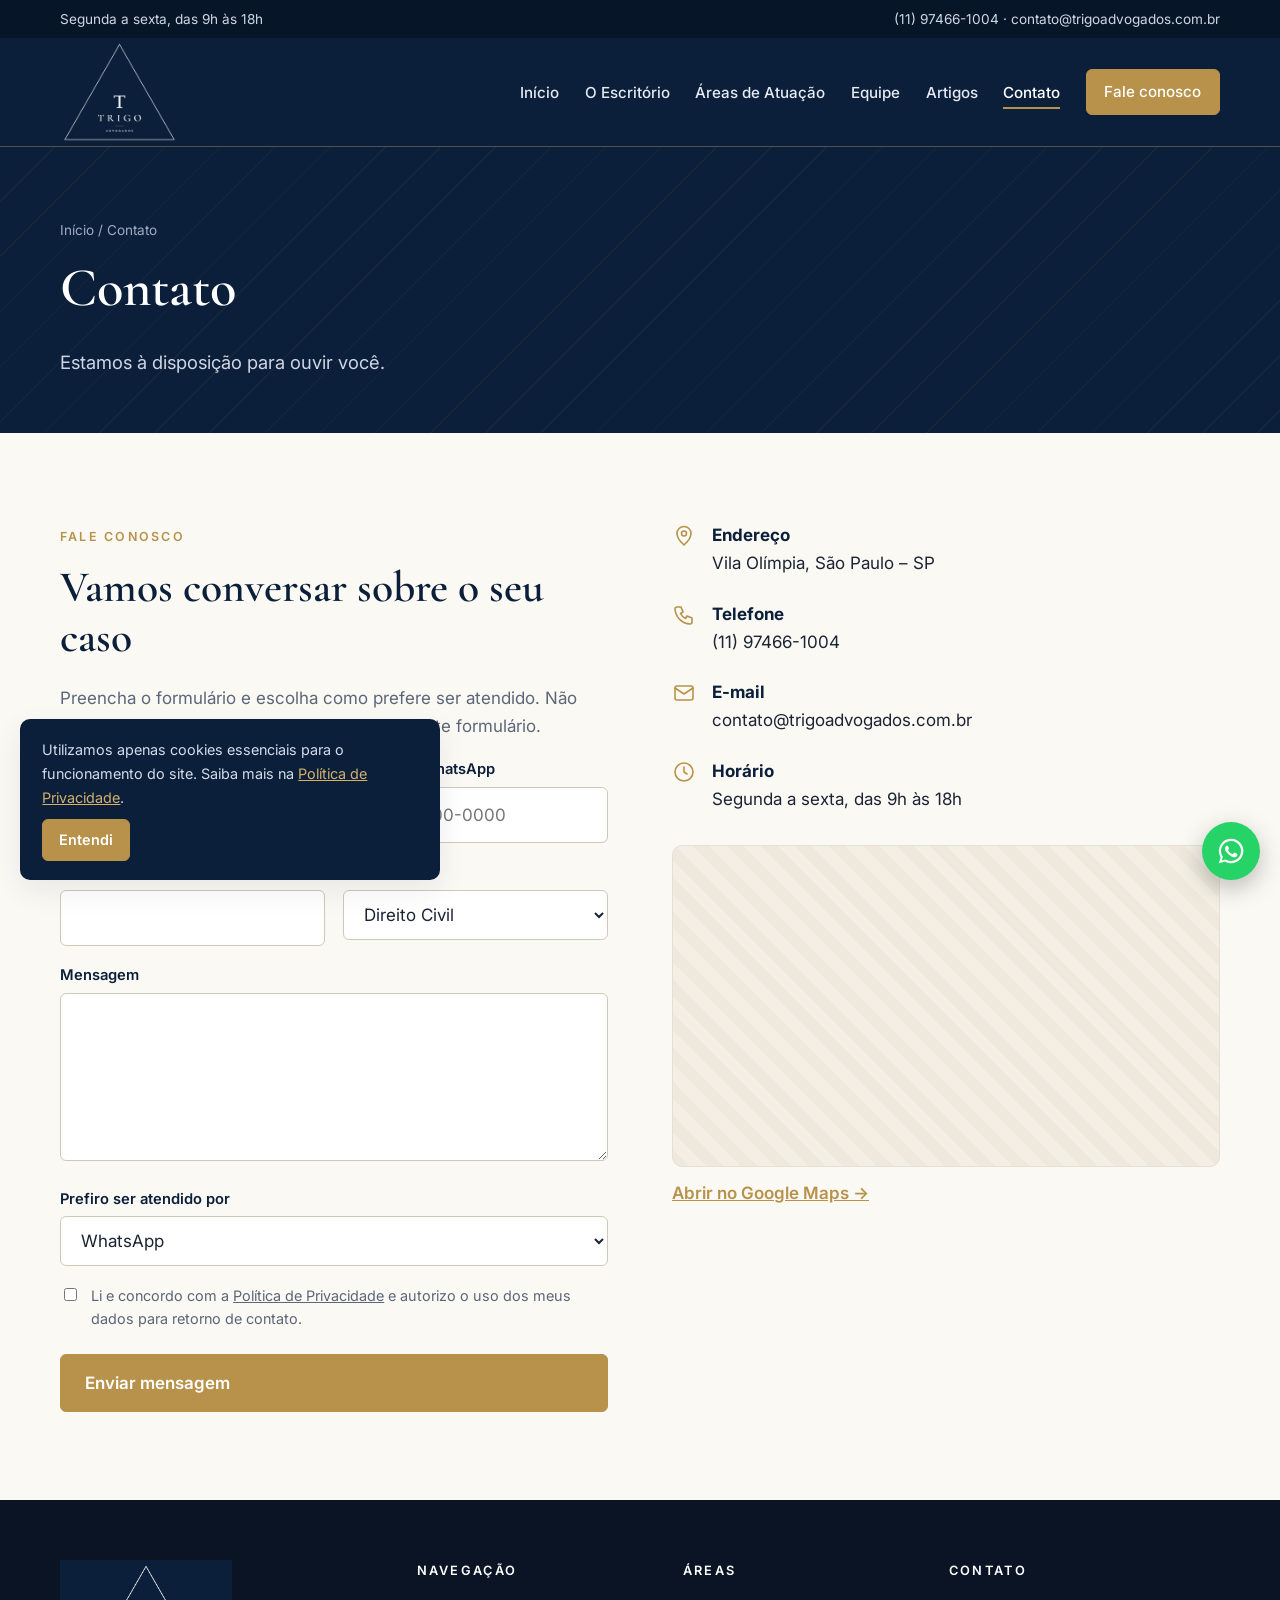
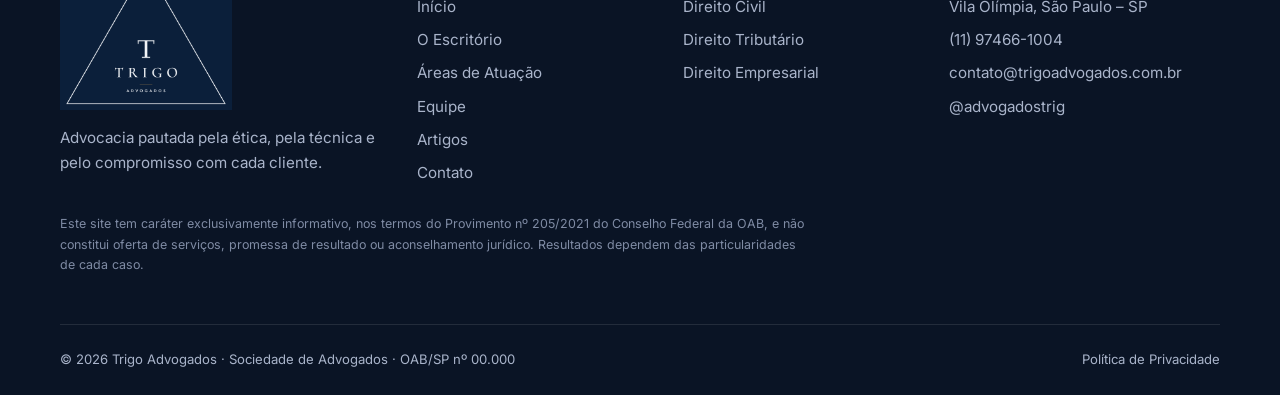
<file: contato.html>
<!doctype html>
<html lang="pt-BR">
<head>
<meta charset="utf-8">
<meta name="viewport" content="width=device-width,initial-scale=1">
<title>Contato | Trigo Advogados</title>
<meta name="description" content="Entre em contato com a Trigo Advogados e agende um atendimento presencial ou on-line.">
<link rel="canonical" href="https://www.trigoadvogados.com.br/contato.html">
<meta name="theme-color" content="#0b1f3a">
<meta property="og:type" content="website"><meta property="og:locale" content="pt_BR">
<meta property="og:title" content="Contato | Trigo Advogados"><meta property="og:description" content="Entre em contato com a Trigo Advogados e agende um atendimento presencial ou on-line."><meta property="og:url" content="https://www.trigoadvogados.com.br/contato.html"><meta property="og:image" content="https://www.trigoadvogados.com.br/assets/logo.png">
<link rel="icon" href="assets/favicon.png" type="image/png"><link rel="apple-touch-icon" href="assets/favicon.png">
<link rel="preconnect" href="https://fonts.googleapis.com"><link rel="preconnect" href="https://fonts.gstatic.com" crossorigin>
<link href="https://fonts.googleapis.com/css2?family=Cormorant+Garamond:ital,wght@0,500;0,600;0,700;1,500&family=Inter:wght@400;500;600&display=swap" rel="stylesheet">
<link rel="stylesheet" href="assets/style.css">
<script type="application/ld+json">{"@context":"https://schema.org","@type":"LegalService","name":"Trigo Advogados","url":"https://www.trigoadvogados.com.br","telephone":"+5511974661004","email":"contato@trigoadvogados.com.br","address":{"@type":"PostalAddress","addressLocality":"São Paulo","addressCountry":"BR"},"openingHours":"Mo-Fr 09:00-18:00","areaServed":"BR"}</script>
</head>
<body>
<a class="skip" href="#main">Pular para o conteúdo</a>
<div class="topbar"><div class="wrap"><span>Segunda a sexta, das 9h às 18h</span><span><a href="tel:+5511974661004">(11) 97466-1004</a> · <a href="mailto:contato@trigoadvogados.com.br">contato@trigoadvogados.com.br</a></span></div></div>
<header class="site"><div class="wrap nav">
<a class="brand" href="index.html" aria-label="Trigo Advogados – página inicial"><img src="assets/logo.png" alt="Trigo Advogados" width="540" height="470"></a>
<button class="burger" aria-label="Abrir menu" aria-expanded="false"><span></span><span></span><span></span></button>
<ul class="menu"><li><a href="index.html">Início</a></li><li><a href="sobre.html">O Escritório</a></li><li><a href="areas.html">Áreas de Atuação</a></li><li><a href="equipe.html">Equipe</a></li><li><a href="artigos.html">Artigos</a></li><li><a href="contato.html" aria-current="page">Contato</a></li><li><a class="btn" href="contato.html">Fale conosco</a></li></ul>
</div></header>
<main id="main">
<div class="page-hero"><div class="wrap"><div class="crumbs"><a href="index.html">Início</a> / Contato</div><h1>Contato</h1><p>Estamos à disposição para ouvir você.</p></div></div>
<section><div class="wrap split" style="align-items:start">
<div class="reveal"><span class="eyebrow">Fale conosco</span><h2>Vamos conversar sobre o seu caso</h2><p class="muted">Preencha o formulário e escolha como prefere ser atendido. Não envie documentos nem dados sensíveis por este formulário.</p>
<form id="contact-form" novalidate onsubmit="return false">
<div class="row2"><div><label for="nome">Nome completo</label><input id="nome" name="nome" required autocomplete="name"></div>
<div><label for="telefone">Telefone / WhatsApp</label><input id="telefone" name="telefone" type="tel" required autocomplete="tel" inputmode="tel" placeholder="(00) 00000-0000"></div></div>
<div class="row2"><div><label for="email">E-mail</label><input id="email" name="email" type="email" required autocomplete="email"></div>
<div><label for="area">Assunto</label><select id="area" name="area"><option>Direito Civil</option><option>Direito Tributário</option><option>Direito Empresarial</option><option>Outro assunto</option></select></div></div>
<div><label for="mensagem">Mensagem</label><textarea id="mensagem" name="mensagem" rows="5" required></textarea></div>
<div><label for="canal">Prefiro ser atendido por</label><select id="canal" name="canal"><option value="whatsapp">WhatsApp</option><option value="email">E-mail</option></select></div>
<label class="check" style="font-weight:400"><input type="checkbox" name="lgpd" required> <span>Li e concordo com a <a href="privacidade.html">Política de Privacidade</a> e autorizo o uso dos meus dados para retorno de contato.</span></label>
<button class="btn" type="submit">Enviar mensagem</button><div id="form-msg" class="form-msg" role="status" aria-live="polite"></div></form></div>
<div class="reveal"><div class="info">
<div><svg viewBox="0 0 24 24" aria-hidden="true"><path d="M12 21s7-6.2 7-11.5A7 7 0 0 0 5 9.5C5 14.8 12 21 12 21z"/><circle cx="12" cy="9.5" r="2.5"/></svg><span><b>Endereço</b>Vila Olímpia, São Paulo – SP</span></div>
<div><svg viewBox="0 0 24 24" aria-hidden="true"><path d="M5 4h4l2 5-2.5 1.5a11 11 0 0 0 5 5L15 13l5 2v4a2 2 0 0 1-2 2A16 16 0 0 1 3 6a2 2 0 0 1 2-2z"/></svg><span><b>Telefone</b><a href="tel:+5511974661004">(11) 97466-1004</a></span></div>
<div><svg viewBox="0 0 24 24" aria-hidden="true"><rect x="3" y="5" width="18" height="14" rx="2"/><path d="M3 7l9 6 9-6"/></svg><span><b>E-mail</b><a href="mailto:contato@trigoadvogados.com.br">contato@trigoadvogados.com.br</a></span></div>
<div><svg viewBox="0 0 24 24" aria-hidden="true"><circle cx="12" cy="12" r="9"/><path d="M12 7v5l3 2"/></svg><span><b>Horário</b>Segunda a sexta, das 9h às 18h</span></div></div>
<div class="map" style="margin-top:2rem;padding:0;overflow:hidden"><iframe title="Mapa: Vila Olímpia, São Paulo" src="https://www.google.com/maps?q=Vila+Ol%C3%ADmpia,+S%C3%A3o+Paulo,+SP&amp;hl=pt-BR&amp;z=15&amp;output=embed" width="100%" height="320" style="border:0;display:block" loading="lazy" referrerpolicy="no-referrer-when-downgrade" allowfullscreen></iframe></div>
<p style="margin-top:.8rem"><a class="more" style="color:var(--gold);font-weight:600" href="https://www.google.com/maps/search/?api=1&amp;query=Vila+Ol%C3%ADmpia%2C+S%C3%A3o+Paulo%2C+SP" target="_blank" rel="noopener">Abrir no Google Maps →</a></p></div>
</div></section>
</main>
<footer class="site"><div class="wrap">
<div class="fgrid">
<div><a class="brand footlogo" href="index.html" aria-label="Trigo Advogados – página inicial"><img src="assets/logo.png" alt="Trigo Advogados" width="540" height="470" loading="lazy"></a>
<p style="margin-top:1.2rem">Advocacia pautada pela ética, pela técnica e pelo compromisso com cada cliente.</p></div>
<div><h4>Navegação</h4><ul><li><a href="index.html">Início</a></li><li><a href="sobre.html">O Escritório</a></li><li><a href="areas.html">Áreas de Atuação</a></li><li><a href="equipe.html">Equipe</a></li><li><a href="artigos.html">Artigos</a></li><li><a href="contato.html">Contato</a></li></ul></div>
<div><h4>Áreas</h4><ul><li><a href="areas.html#civil">Direito Civil</a></li><li><a href="areas.html#tributario">Direito Tributário</a></li><li><a href="areas.html#empresarial">Direito Empresarial</a></li></ul></div>
<div><h4>Contato</h4><ul>
<li>Vila Olímpia, São Paulo – SP</li>
<li><a href="tel:+5511974661004">(11) 97466-1004</a></li>
<li><a href="mailto:contato@trigoadvogados.com.br">contato@trigoadvogados.com.br</a></li>
<li><a href="https://instagram.com/advogadostrig" rel="noopener" target="_blank">@advogadostrig</a></li></ul></div>
</div>
<p class="oab-note">Este site tem caráter exclusivamente informativo, nos termos do Provimento nº 205/2021 do Conselho Federal da OAB, e não constitui oferta de serviços, promessa de resultado ou aconselhamento jurídico. Resultados dependem das particularidades de cada caso.</p>
<div class="legal"><span>© <span id="y">2026</span> Trigo Advogados · Sociedade de Advogados · OAB/SP nº 00.000</span><span><a href="privacidade.html">Política de Privacidade</a></span></div>
</div></footer>
<a class="wa" href="https://wa.me/5511974661004?text=Gostaria%20de%20saber%20mais%20sobre%20os%20servi%C3%A7os" target="_blank" rel="noopener" aria-label="Conversar pelo WhatsApp"><svg viewBox="0 0 32 32" aria-hidden="true"><path d="M16 3A13 13 0 0 0 4.9 22.6L3 29l6.6-1.8A13 13 0 1 0 16 3zm0 23.7a10.6 10.6 0 0 1-5.4-1.5l-.4-.2-3.9 1 1-3.8-.3-.4A10.7 10.7 0 1 1 16 26.700zm5.900-8c-.3-.2-1.900-.9-2.200-1s-.5-.2-.7.2-.8 1-1 1.200-.4.2-.7.1a8.700 8.700 0 0 1-4.300-3.800c-.3-.6.300-.5.900-1.700.1-.2 0-.4 0-.5l-1-2.300c-.2-.6-.5-.5-.7-.5h-.6a1.200 1.200 0 0 0-.9.400 3.700 3.700 0 0 0-1.100 2.700 6.400 6.400 0 0 0 1.300 3.400 14.700 14.700 0 0 0 5.600 4.900c2.100.9 2.900 1 3.900.8a3.300 3.300 0 0 0 2.200-1.500 2.700 2.700 0 0 0 .2-1.500c-.1-.1-.3-.2-.6-.4z"/></svg></a>
<div class="cookie" role="dialog" aria-label="Aviso de cookies"><p style="margin:0">Utilizamos apenas cookies essenciais para o funcionamento do site. Saiba mais na <a href="privacidade.html">Política de Privacidade</a>.</p><button class="btn" id="cookie-ok">Entendi</button></div>
<script>window.TRIGO={whatsapp:"5511974661004",email:"contato@trigoadvogados.com.br"};document.getElementById("y").textContent=new Date().getFullYear()</script>
<script src="assets/main.js" defer></script>
</body></html>
</file>
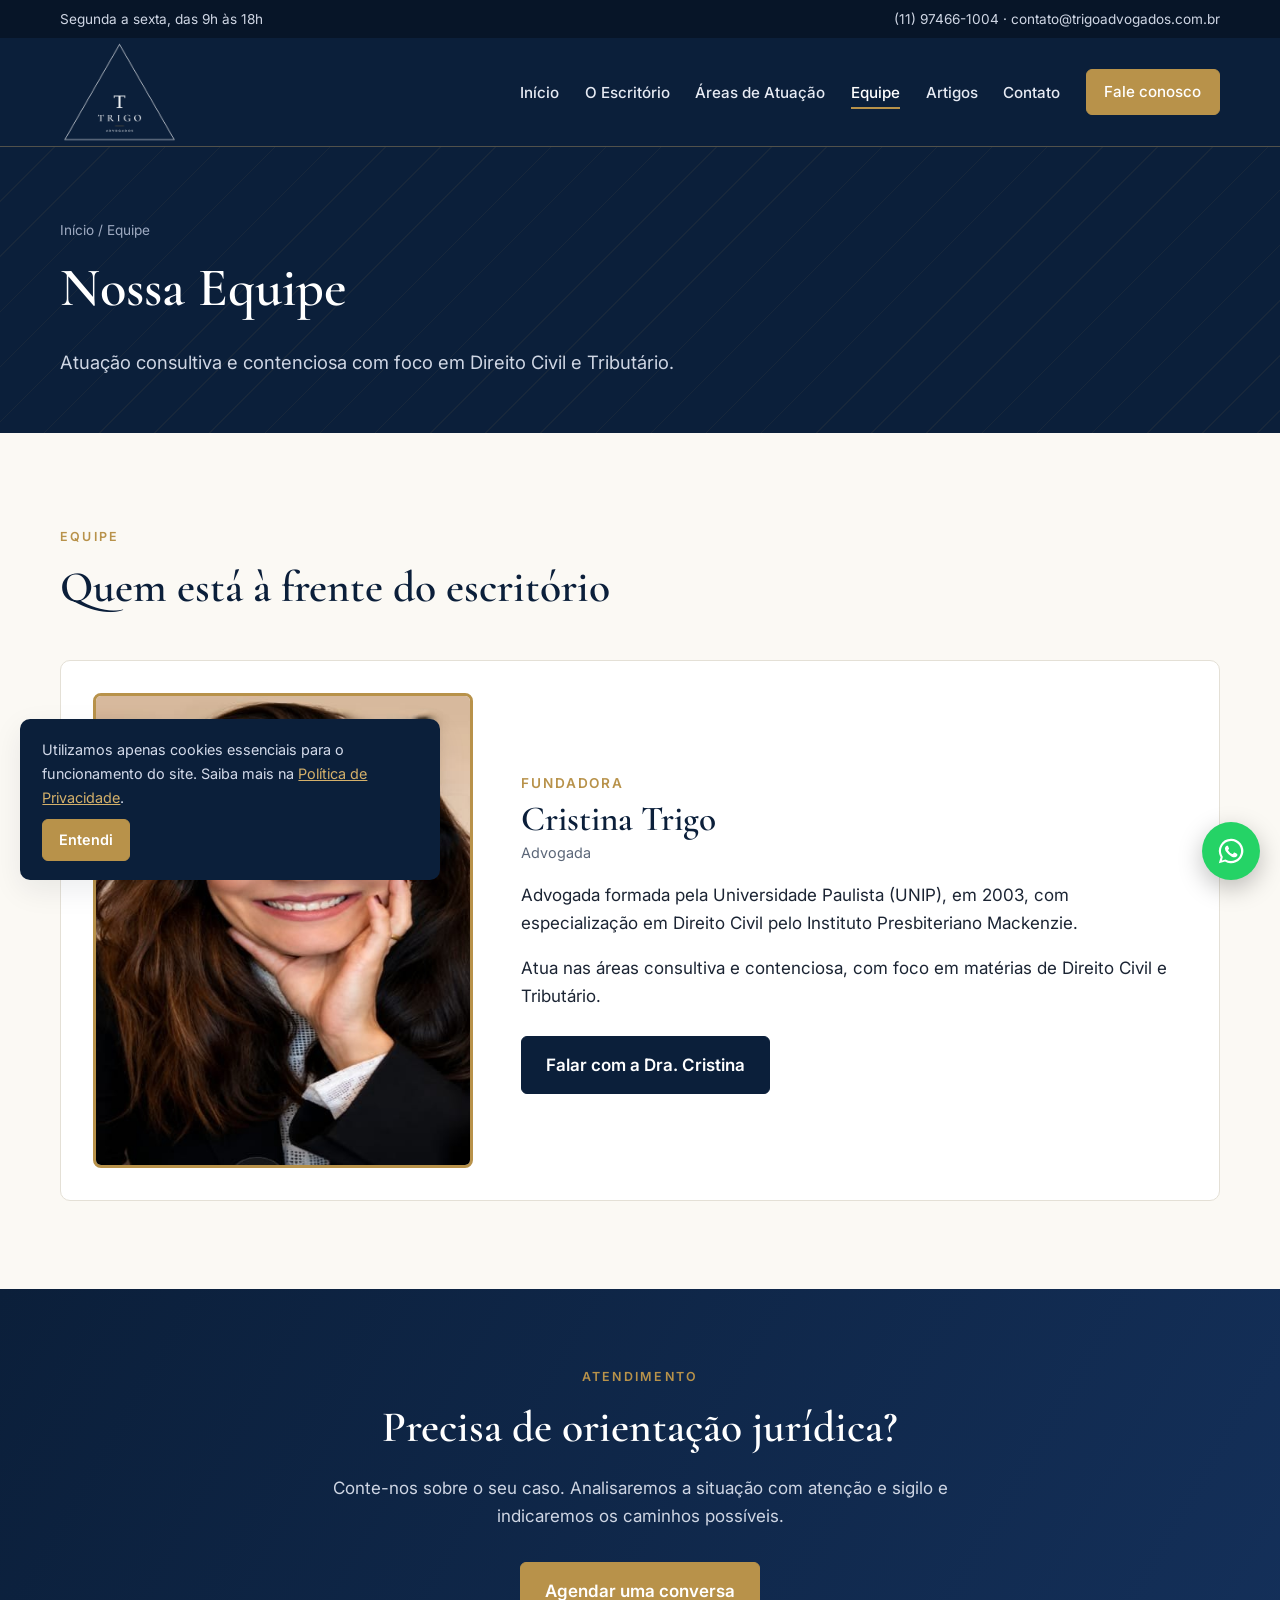
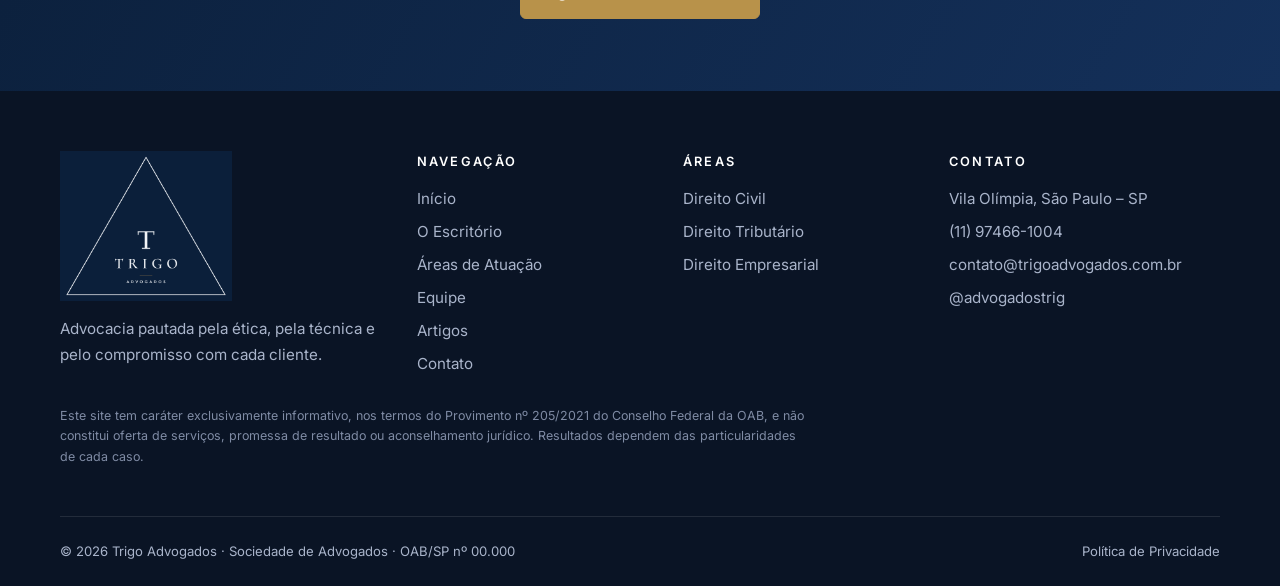
<file: equipe.html>
<!doctype html>
<html lang="pt-BR">
<head>
<meta charset="utf-8">
<meta name="viewport" content="width=device-width,initial-scale=1">
<title>Equipe | Trigo Advogados</title>
<meta name="description" content="Conheça Cristina Trigo, advogada fundadora da Trigo Advogados, com atuação em Direito Civil e Tributário.">
<link rel="canonical" href="https://www.trigoadvogados.com.br/equipe.html">
<meta name="theme-color" content="#0b1f3a">
<meta property="og:type" content="website"><meta property="og:locale" content="pt_BR">
<meta property="og:title" content="Equipe | Trigo Advogados"><meta property="og:description" content="Conheça Cristina Trigo, advogada fundadora da Trigo Advogados, com atuação em Direito Civil e Tributário."><meta property="og:url" content="https://www.trigoadvogados.com.br/equipe.html"><meta property="og:image" content="https://www.trigoadvogados.com.br/assets/logo.png">
<link rel="icon" href="assets/favicon.png" type="image/png"><link rel="apple-touch-icon" href="assets/favicon.png">
<link rel="preconnect" href="https://fonts.googleapis.com"><link rel="preconnect" href="https://fonts.gstatic.com" crossorigin>
<link href="https://fonts.googleapis.com/css2?family=Cormorant+Garamond:ital,wght@0,500;0,600;0,700;1,500&family=Inter:wght@400;500;600&display=swap" rel="stylesheet">
<link rel="stylesheet" href="assets/style.css">
<script type="application/ld+json">{"@context":"https://schema.org","@type":"LegalService","name":"Trigo Advogados","url":"https://www.trigoadvogados.com.br","telephone":"+5511974661004","email":"contato@trigoadvogados.com.br","address":{"@type":"PostalAddress","addressLocality":"São Paulo","addressCountry":"BR"},"openingHours":"Mo-Fr 09:00-18:00","areaServed":"BR"}</script>
</head>
<body>
<a class="skip" href="#main">Pular para o conteúdo</a>
<div class="topbar"><div class="wrap"><span>Segunda a sexta, das 9h às 18h</span><span><a href="tel:+5511974661004">(11) 97466-1004</a> · <a href="mailto:contato@trigoadvogados.com.br">contato@trigoadvogados.com.br</a></span></div></div>
<header class="site"><div class="wrap nav">
<a class="brand" href="index.html" aria-label="Trigo Advogados – página inicial"><img src="assets/logo.png" alt="Trigo Advogados" width="540" height="470"></a>
<button class="burger" aria-label="Abrir menu" aria-expanded="false"><span></span><span></span><span></span></button>
<ul class="menu"><li><a href="index.html">Início</a></li><li><a href="sobre.html">O Escritório</a></li><li><a href="areas.html">Áreas de Atuação</a></li><li><a href="equipe.html" aria-current="page">Equipe</a></li><li><a href="artigos.html">Artigos</a></li><li><a href="contato.html">Contato</a></li><li><a class="btn" href="contato.html">Fale conosco</a></li></ul>
</div></header>
<main id="main">
<div class="page-hero"><div class="wrap"><div class="crumbs"><a href="index.html">Início</a> / Equipe</div><h1>Nossa Equipe</h1><p>Atuação consultiva e contenciosa com foco em Direito Civil e Tributário.</p></div></div>
<section><div class="wrap"><div class="head reveal"><span class="eyebrow">Equipe</span><h2>Quem está à frente do escritório</h2></div>
<article class="founder reveal"><img src="assets/cristina-trigo.jpg" alt="Cristina Trigo, advogada fundadora da Trigo Advogados" width="600" height="600" loading="lazy">
<div><span class="role">Fundadora</span><h3>Cristina Trigo</h3><p class="oab">Advogada</p>
<p>Advogada formada pela Universidade Paulista (UNIP), em 2003, com especialização em Direito Civil pelo Instituto Presbiteriano Mackenzie.</p>
<p>Atua nas áreas consultiva e contenciosa, com foco em matérias de Direito Civil e Tributário.</p>
<a class="btn dark" href="contato.html">Falar com a Dra. Cristina</a></div></article></div></section><section class="band"><div class="wrap reveal"><span class="eyebrow">Atendimento</span><h2>Precisa de orientação jurídica?</h2>
<p>Conte-nos sobre o seu caso. Analisaremos a situação com atenção e sigilo e indicaremos os caminhos possíveis.</p>
<a class="btn" href="contato.html">Agendar uma conversa</a></div></section>
</main>
<footer class="site"><div class="wrap">
<div class="fgrid">
<div><a class="brand footlogo" href="index.html" aria-label="Trigo Advogados – página inicial"><img src="assets/logo.png" alt="Trigo Advogados" width="540" height="470" loading="lazy"></a>
<p style="margin-top:1.2rem">Advocacia pautada pela ética, pela técnica e pelo compromisso com cada cliente.</p></div>
<div><h4>Navegação</h4><ul><li><a href="index.html">Início</a></li><li><a href="sobre.html">O Escritório</a></li><li><a href="areas.html">Áreas de Atuação</a></li><li><a href="equipe.html">Equipe</a></li><li><a href="artigos.html">Artigos</a></li><li><a href="contato.html">Contato</a></li></ul></div>
<div><h4>Áreas</h4><ul><li><a href="areas.html#civil">Direito Civil</a></li><li><a href="areas.html#tributario">Direito Tributário</a></li><li><a href="areas.html#empresarial">Direito Empresarial</a></li></ul></div>
<div><h4>Contato</h4><ul>
<li>Vila Olímpia, São Paulo – SP</li>
<li><a href="tel:+5511974661004">(11) 97466-1004</a></li>
<li><a href="mailto:contato@trigoadvogados.com.br">contato@trigoadvogados.com.br</a></li>
<li><a href="https://instagram.com/advogadostrig" rel="noopener" target="_blank">@advogadostrig</a></li></ul></div>
</div>
<p class="oab-note">Este site tem caráter exclusivamente informativo, nos termos do Provimento nº 205/2021 do Conselho Federal da OAB, e não constitui oferta de serviços, promessa de resultado ou aconselhamento jurídico. Resultados dependem das particularidades de cada caso.</p>
<div class="legal"><span>© <span id="y">2026</span> Trigo Advogados · Sociedade de Advogados · OAB/SP nº 00.000</span><span><a href="privacidade.html">Política de Privacidade</a></span></div>
</div></footer>
<a class="wa" href="https://wa.me/5511974661004?text=Gostaria%20de%20saber%20mais%20sobre%20os%20servi%C3%A7os" target="_blank" rel="noopener" aria-label="Conversar pelo WhatsApp"><svg viewBox="0 0 32 32" aria-hidden="true"><path d="M16 3A13 13 0 0 0 4.9 22.6L3 29l6.6-1.8A13 13 0 1 0 16 3zm0 23.7a10.6 10.6 0 0 1-5.4-1.5l-.4-.2-3.9 1 1-3.8-.3-.4A10.7 10.7 0 1 1 16 26.700zm5.900-8c-.3-.2-1.900-.9-2.200-1s-.5-.2-.7.2-.8 1-1 1.200-.4.2-.7.1a8.700 8.700 0 0 1-4.300-3.800c-.3-.6.300-.5.900-1.700.1-.2 0-.4 0-.5l-1-2.300c-.2-.6-.5-.5-.7-.5h-.6a1.200 1.200 0 0 0-.9.400 3.700 3.700 0 0 0-1.100 2.700 6.400 6.400 0 0 0 1.300 3.400 14.700 14.700 0 0 0 5.600 4.900c2.100.9 2.900 1 3.900.8a3.300 3.300 0 0 0 2.200-1.500 2.700 2.700 0 0 0 .2-1.500c-.1-.1-.3-.2-.6-.4z"/></svg></a>
<div class="cookie" role="dialog" aria-label="Aviso de cookies"><p style="margin:0">Utilizamos apenas cookies essenciais para o funcionamento do site. Saiba mais na <a href="privacidade.html">Política de Privacidade</a>.</p><button class="btn" id="cookie-ok">Entendi</button></div>
<script>window.TRIGO={whatsapp:"5511974661004",email:"contato@trigoadvogados.com.br"};document.getElementById("y").textContent=new Date().getFullYear()</script>
<script src="assets/main.js" defer></script>
</body></html>
</file>
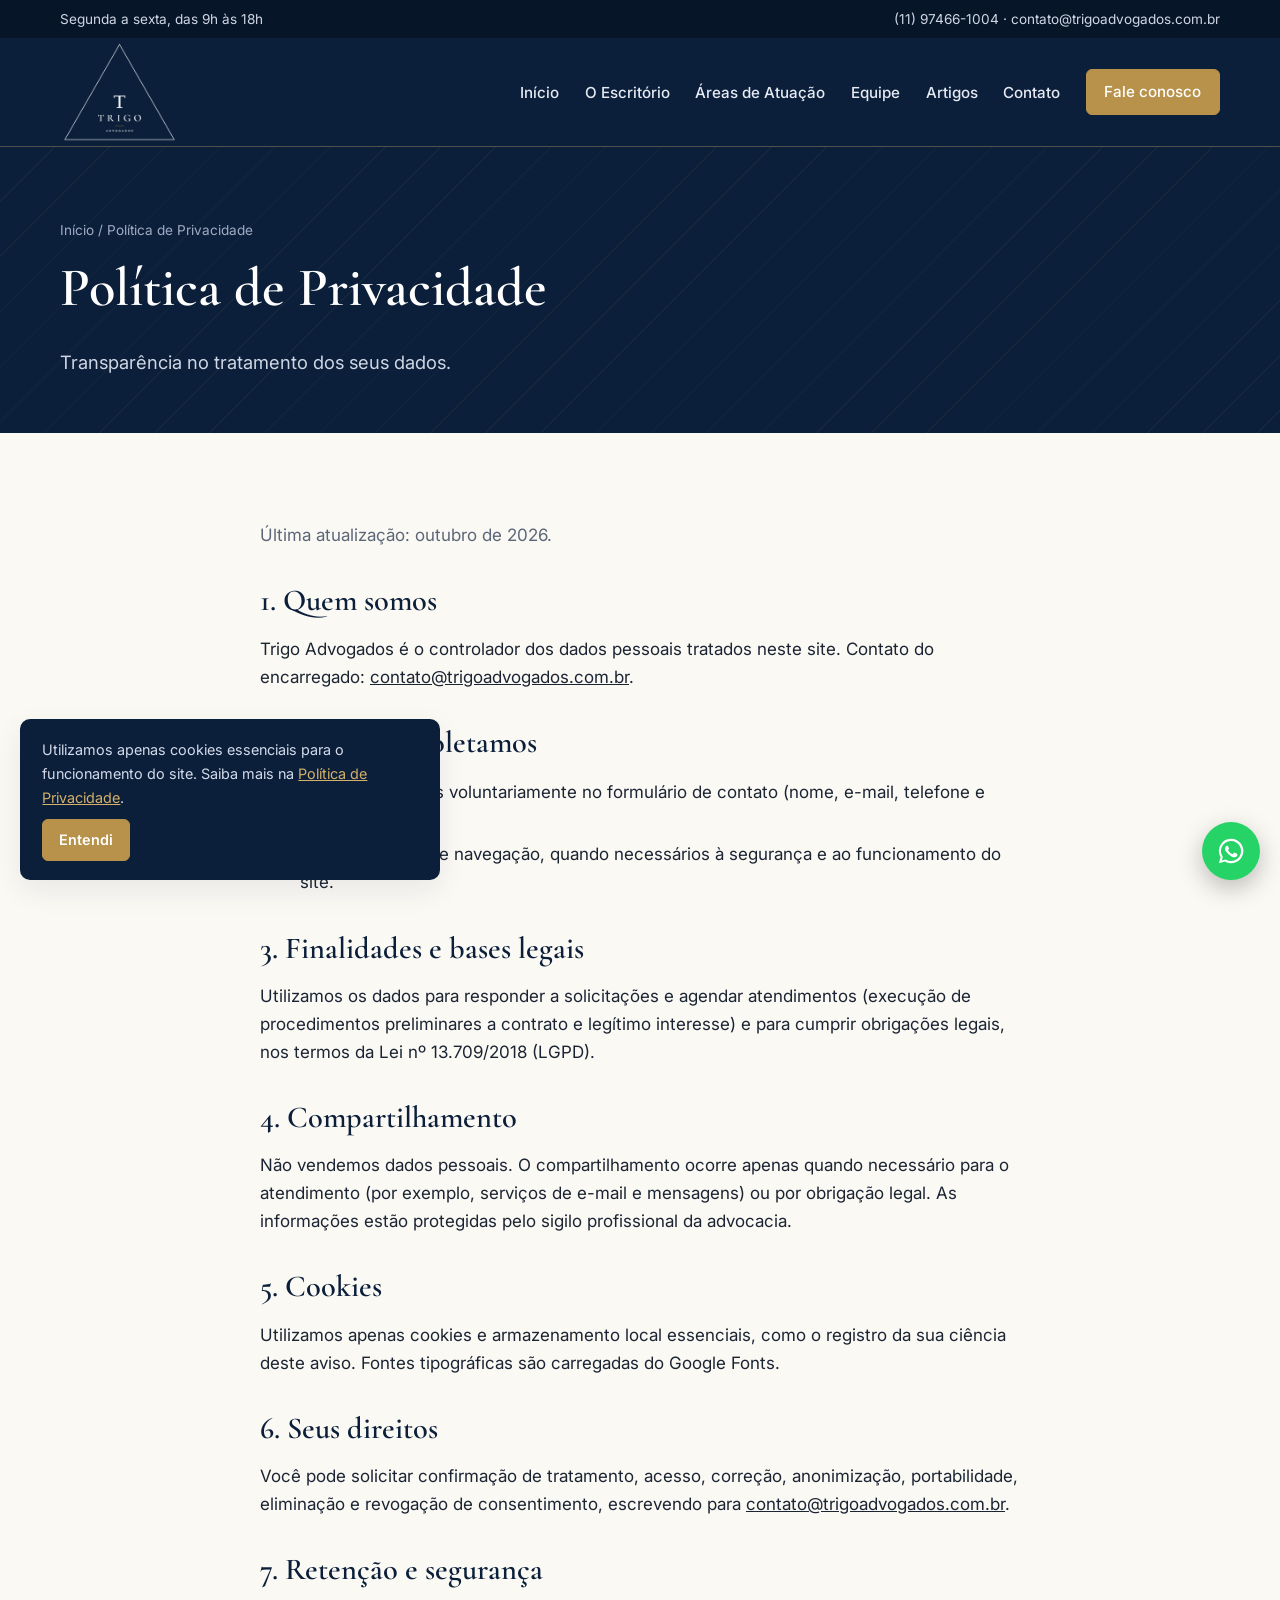
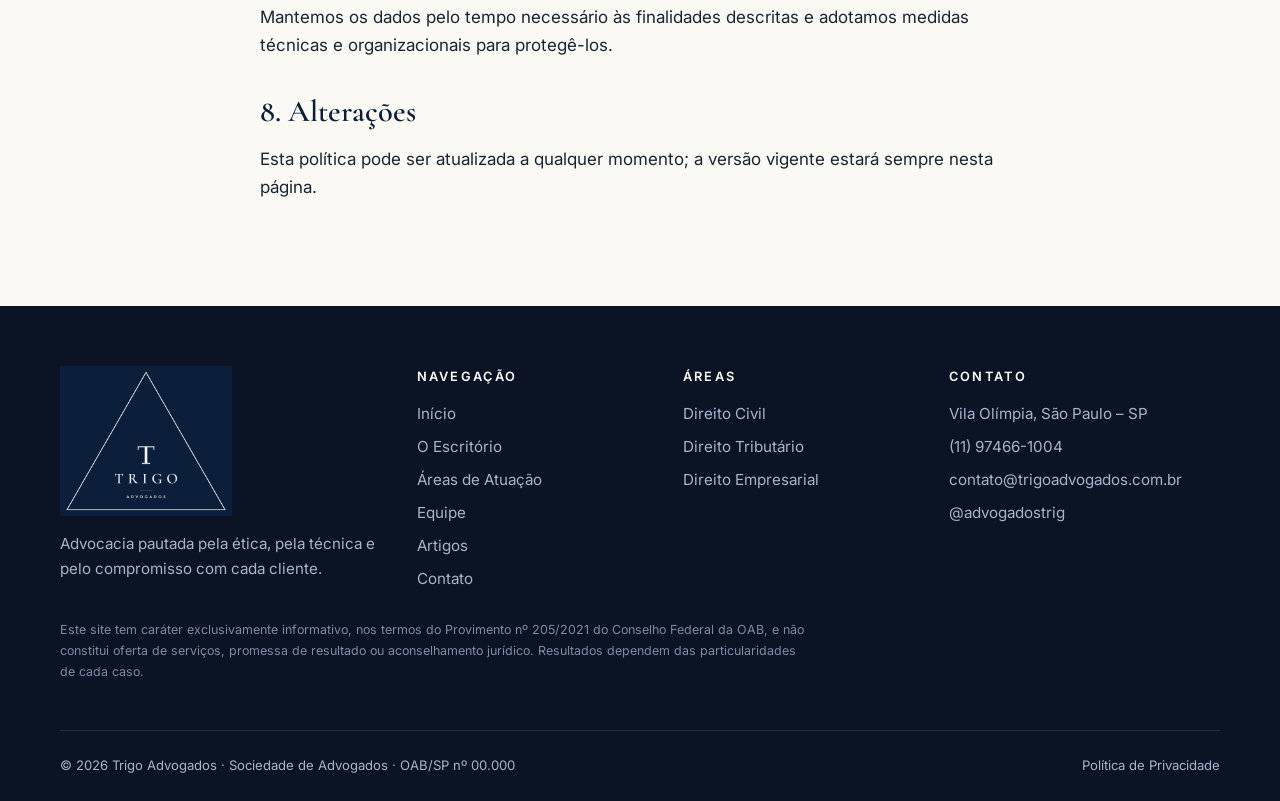
<file: privacidade.html>
<!doctype html>
<html lang="pt-BR">
<head>
<meta charset="utf-8">
<meta name="viewport" content="width=device-width,initial-scale=1">
<title>Política de Privacidade | Trigo Advogados</title>
<meta name="description" content="Como a Trigo Advogados trata dados pessoais, em conformidade com a LGPD.">
<link rel="canonical" href="https://www.trigoadvogados.com.br/privacidade.html">
<meta name="theme-color" content="#0b1f3a">
<meta property="og:type" content="website"><meta property="og:locale" content="pt_BR">
<meta property="og:title" content="Política de Privacidade | Trigo Advogados"><meta property="og:description" content="Como a Trigo Advogados trata dados pessoais, em conformidade com a LGPD."><meta property="og:url" content="https://www.trigoadvogados.com.br/privacidade.html"><meta property="og:image" content="https://www.trigoadvogados.com.br/assets/logo.png">
<link rel="icon" href="assets/favicon.png" type="image/png"><link rel="apple-touch-icon" href="assets/favicon.png">
<link rel="preconnect" href="https://fonts.googleapis.com"><link rel="preconnect" href="https://fonts.gstatic.com" crossorigin>
<link href="https://fonts.googleapis.com/css2?family=Cormorant+Garamond:ital,wght@0,500;0,600;0,700;1,500&family=Inter:wght@400;500;600&display=swap" rel="stylesheet">
<link rel="stylesheet" href="assets/style.css">
<script type="application/ld+json">{"@context":"https://schema.org","@type":"LegalService","name":"Trigo Advogados","url":"https://www.trigoadvogados.com.br","telephone":"+5511974661004","email":"contato@trigoadvogados.com.br","address":{"@type":"PostalAddress","addressLocality":"São Paulo","addressCountry":"BR"},"openingHours":"Mo-Fr 09:00-18:00","areaServed":"BR"}</script>
</head>
<body>
<a class="skip" href="#main">Pular para o conteúdo</a>
<div class="topbar"><div class="wrap"><span>Segunda a sexta, das 9h às 18h</span><span><a href="tel:+5511974661004">(11) 97466-1004</a> · <a href="mailto:contato@trigoadvogados.com.br">contato@trigoadvogados.com.br</a></span></div></div>
<header class="site"><div class="wrap nav">
<a class="brand" href="index.html" aria-label="Trigo Advogados – página inicial"><img src="assets/logo.png" alt="Trigo Advogados" width="540" height="470"></a>
<button class="burger" aria-label="Abrir menu" aria-expanded="false"><span></span><span></span><span></span></button>
<ul class="menu"><li><a href="index.html">Início</a></li><li><a href="sobre.html">O Escritório</a></li><li><a href="areas.html">Áreas de Atuação</a></li><li><a href="equipe.html">Equipe</a></li><li><a href="artigos.html">Artigos</a></li><li><a href="contato.html">Contato</a></li><li><a class="btn" href="contato.html">Fale conosco</a></li></ul>
</div></header>
<main id="main">
<div class="page-hero"><div class="wrap"><div class="crumbs"><a href="index.html">Início</a> / Política de Privacidade</div><h1>Política de Privacidade</h1><p>Transparência no tratamento dos seus dados.</p></div></div>
<section><div class="wrap prose">
<p class="muted">Última atualização: outubro de 2026.</p>
<h2>1. Quem somos</h2><p>Trigo Advogados é o controlador dos dados pessoais tratados neste site. Contato do encarregado: <a href="mailto:contato@trigoadvogados.com.br">contato@trigoadvogados.com.br</a>.</p>
<h2>2. Dados que coletamos</h2><ul><li>Dados informados voluntariamente no formulário de contato (nome, e-mail, telefone e mensagem).</li><li>Dados técnicos de navegação, quando necessários à segurança e ao funcionamento do site.</li></ul>
<h2>3. Finalidades e bases legais</h2><p>Utilizamos os dados para responder a solicitações e agendar atendimentos (execução de procedimentos preliminares a contrato e legítimo interesse) e para cumprir obrigações legais, nos termos da Lei nº 13.709/2018 (LGPD).</p>
<h2>4. Compartilhamento</h2><p>Não vendemos dados pessoais. O compartilhamento ocorre apenas quando necessário para o atendimento (por exemplo, serviços de e-mail e mensagens) ou por obrigação legal. As informações estão protegidas pelo sigilo profissional da advocacia.</p>
<h2>5. Cookies</h2><p>Utilizamos apenas cookies e armazenamento local essenciais, como o registro da sua ciência deste aviso. Fontes tipográficas são carregadas do Google Fonts.</p>
<h2>6. Seus direitos</h2><p>Você pode solicitar confirmação de tratamento, acesso, correção, anonimização, portabilidade, eliminação e revogação de consentimento, escrevendo para <a href="mailto:contato@trigoadvogados.com.br">contato@trigoadvogados.com.br</a>.</p>
<h2>7. Retenção e segurança</h2><p>Mantemos os dados pelo tempo necessário às finalidades descritas e adotamos medidas técnicas e organizacionais para protegê-los.</p>
<h2>8. Alterações</h2><p>Esta política pode ser atualizada a qualquer momento; a versão vigente estará sempre nesta página.</p>
</div></section>
</main>
<footer class="site"><div class="wrap">
<div class="fgrid">
<div><a class="brand footlogo" href="index.html" aria-label="Trigo Advogados – página inicial"><img src="assets/logo.png" alt="Trigo Advogados" width="540" height="470" loading="lazy"></a>
<p style="margin-top:1.2rem">Advocacia pautada pela ética, pela técnica e pelo compromisso com cada cliente.</p></div>
<div><h4>Navegação</h4><ul><li><a href="index.html">Início</a></li><li><a href="sobre.html">O Escritório</a></li><li><a href="areas.html">Áreas de Atuação</a></li><li><a href="equipe.html">Equipe</a></li><li><a href="artigos.html">Artigos</a></li><li><a href="contato.html">Contato</a></li></ul></div>
<div><h4>Áreas</h4><ul><li><a href="areas.html#civil">Direito Civil</a></li><li><a href="areas.html#tributario">Direito Tributário</a></li><li><a href="areas.html#empresarial">Direito Empresarial</a></li></ul></div>
<div><h4>Contato</h4><ul>
<li>Vila Olímpia, São Paulo – SP</li>
<li><a href="tel:+5511974661004">(11) 97466-1004</a></li>
<li><a href="mailto:contato@trigoadvogados.com.br">contato@trigoadvogados.com.br</a></li>
<li><a href="https://instagram.com/advogadostrig" rel="noopener" target="_blank">@advogadostrig</a></li></ul></div>
</div>
<p class="oab-note">Este site tem caráter exclusivamente informativo, nos termos do Provimento nº 205/2021 do Conselho Federal da OAB, e não constitui oferta de serviços, promessa de resultado ou aconselhamento jurídico. Resultados dependem das particularidades de cada caso.</p>
<div class="legal"><span>© <span id="y">2026</span> Trigo Advogados · Sociedade de Advogados · OAB/SP nº 00.000</span><span><a href="privacidade.html">Política de Privacidade</a></span></div>
</div></footer>
<a class="wa" href="https://wa.me/5511974661004?text=Gostaria%20de%20saber%20mais%20sobre%20os%20servi%C3%A7os" target="_blank" rel="noopener" aria-label="Conversar pelo WhatsApp"><svg viewBox="0 0 32 32" aria-hidden="true"><path d="M16 3A13 13 0 0 0 4.9 22.6L3 29l6.6-1.8A13 13 0 1 0 16 3zm0 23.7a10.6 10.6 0 0 1-5.4-1.5l-.4-.2-3.9 1 1-3.8-.3-.4A10.7 10.7 0 1 1 16 26.700zm5.900-8c-.3-.2-1.900-.9-2.200-1s-.5-.2-.7.2-.8 1-1 1.200-.4.2-.7.1a8.700 8.700 0 0 1-4.300-3.800c-.3-.6.300-.5.900-1.700.1-.2 0-.4 0-.5l-1-2.300c-.2-.6-.5-.5-.7-.5h-.6a1.200 1.200 0 0 0-.9.400 3.700 3.700 0 0 0-1.100 2.700 6.400 6.400 0 0 0 1.300 3.400 14.700 14.700 0 0 0 5.600 4.900c2.100.9 2.900 1 3.900.8a3.300 3.300 0 0 0 2.200-1.500 2.700 2.700 0 0 0 .2-1.500c-.1-.1-.3-.2-.6-.4z"/></svg></a>
<div class="cookie" role="dialog" aria-label="Aviso de cookies"><p style="margin:0">Utilizamos apenas cookies essenciais para o funcionamento do site. Saiba mais na <a href="privacidade.html">Política de Privacidade</a>.</p><button class="btn" id="cookie-ok">Entendi</button></div>
<script>window.TRIGO={whatsapp:"5511974661004",email:"contato@trigoadvogados.com.br"};document.getElementById("y").textContent=new Date().getFullYear()</script>
<script src="assets/main.js" defer></script>
</body></html>
</file>
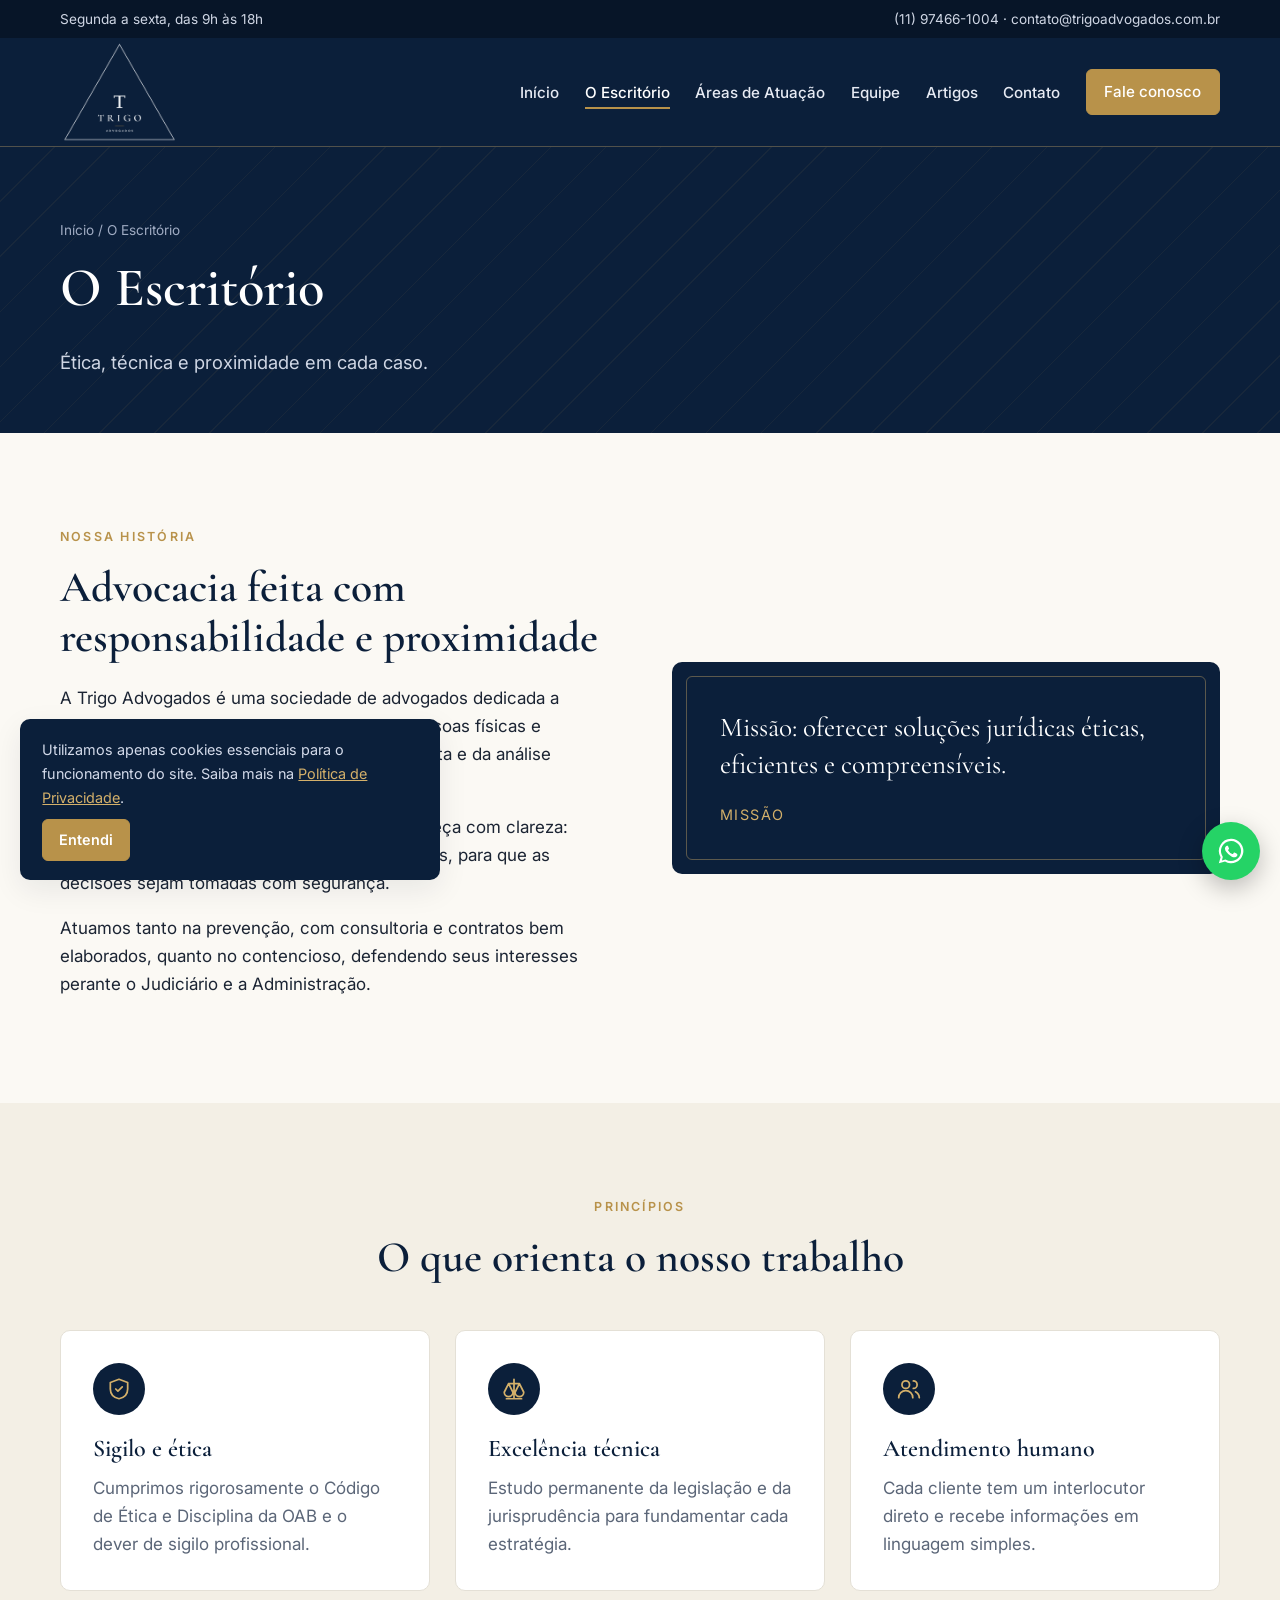
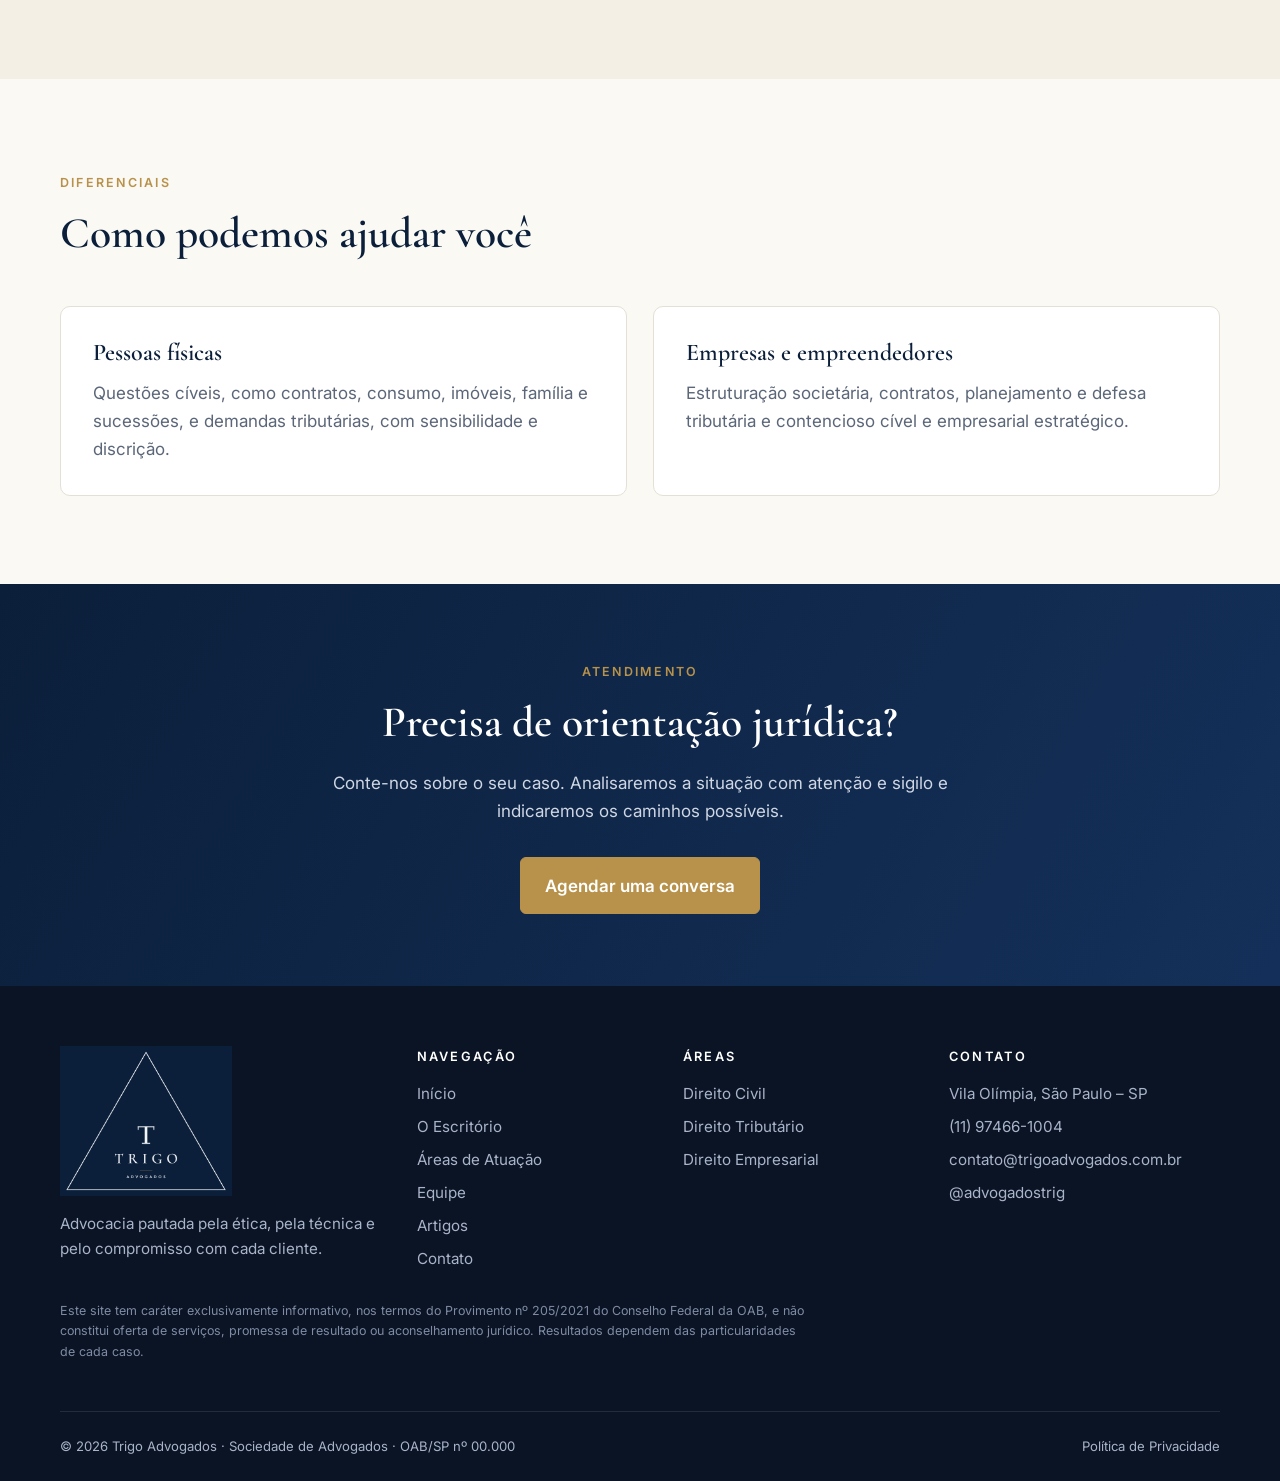
<file: sobre.html>
<!doctype html>
<html lang="pt-BR">
<head>
<meta charset="utf-8">
<meta name="viewport" content="width=device-width,initial-scale=1">
<title>O Escritório | Trigo Advogados</title>
<meta name="description" content="Conheça a Trigo Advogados: história, missão e princípios de uma advocacia ética, técnica e próxima do cliente.">
<link rel="canonical" href="https://www.trigoadvogados.com.br/sobre.html">
<meta name="theme-color" content="#0b1f3a">
<meta property="og:type" content="website"><meta property="og:locale" content="pt_BR">
<meta property="og:title" content="O Escritório | Trigo Advogados"><meta property="og:description" content="Conheça a Trigo Advogados: história, missão e princípios de uma advocacia ética, técnica e próxima do cliente."><meta property="og:url" content="https://www.trigoadvogados.com.br/sobre.html"><meta property="og:image" content="https://www.trigoadvogados.com.br/assets/logo.png">
<link rel="icon" href="assets/favicon.png" type="image/png"><link rel="apple-touch-icon" href="assets/favicon.png">
<link rel="preconnect" href="https://fonts.googleapis.com"><link rel="preconnect" href="https://fonts.gstatic.com" crossorigin>
<link href="https://fonts.googleapis.com/css2?family=Cormorant+Garamond:ital,wght@0,500;0,600;0,700;1,500&family=Inter:wght@400;500;600&display=swap" rel="stylesheet">
<link rel="stylesheet" href="assets/style.css">
<script type="application/ld+json">{"@context":"https://schema.org","@type":"LegalService","name":"Trigo Advogados","url":"https://www.trigoadvogados.com.br","telephone":"+5511974661004","email":"contato@trigoadvogados.com.br","address":{"@type":"PostalAddress","addressLocality":"São Paulo","addressCountry":"BR"},"openingHours":"Mo-Fr 09:00-18:00","areaServed":"BR"}</script>
</head>
<body>
<a class="skip" href="#main">Pular para o conteúdo</a>
<div class="topbar"><div class="wrap"><span>Segunda a sexta, das 9h às 18h</span><span><a href="tel:+5511974661004">(11) 97466-1004</a> · <a href="mailto:contato@trigoadvogados.com.br">contato@trigoadvogados.com.br</a></span></div></div>
<header class="site"><div class="wrap nav">
<a class="brand" href="index.html" aria-label="Trigo Advogados – página inicial"><img src="assets/logo.png" alt="Trigo Advogados" width="540" height="470"></a>
<button class="burger" aria-label="Abrir menu" aria-expanded="false"><span></span><span></span><span></span></button>
<ul class="menu"><li><a href="index.html">Início</a></li><li><a href="sobre.html" aria-current="page">O Escritório</a></li><li><a href="areas.html">Áreas de Atuação</a></li><li><a href="equipe.html">Equipe</a></li><li><a href="artigos.html">Artigos</a></li><li><a href="contato.html">Contato</a></li><li><a class="btn" href="contato.html">Fale conosco</a></li></ul>
</div></header>
<main id="main">
<div class="page-hero"><div class="wrap"><div class="crumbs"><a href="index.html">Início</a> / O Escritório</div><h1>O Escritório</h1><p>Ética, técnica e proximidade em cada caso.</p></div></div>

<section><div class="wrap split">
<div class="reveal"><span class="eyebrow">Nossa história</span><h2>Advocacia feita com responsabilidade e proximidade</h2>
<p>A Trigo Advogados é uma sociedade de advogados dedicada a oferecer assessoria jurídica de qualidade a pessoas físicas e empresas. Nosso trabalho parte da escuta atenta e da análise criteriosa de cada situação.</p>
<p>Acreditamos que um bom serviço jurídico começa com clareza: explicamos os riscos, as alternativas e os prazos, para que as decisões sejam tomadas com segurança.</p>
<p>Atuamos tanto na prevenção, com consultoria e contratos bem elaborados, quanto no contencioso, defendendo seus interesses perante o Judiciário e a Administração.</p></div>
<div class="panel reveal"><blockquote>Missão: oferecer soluções jurídicas éticas, eficientes e compreensíveis.</blockquote><cite>Missão</cite></div></div></section>
<section class="alt"><div class="wrap"><div class="head center reveal"><span class="eyebrow">Princípios</span><h2>O que orienta o nosso trabalho</h2></div>
<div class="grid g3">
<div class="card reveal"><div class="ico"><svg viewBox="0 0 24 24" aria-hidden="true"><path d="M12 3l8 3v6c0 5-3.5 8-8 9-4.5-1-8-4-8-9V6z"/><path d="M9 12l2 2 4-4"/></svg></div><h3>Sigilo e ética</h3><p>Cumprimos rigorosamente o Código de Ética e Disciplina da OAB e o dever de sigilo profissional.</p></div>
<div class="card reveal"><div class="ico"><svg viewBox="0 0 24 24" aria-hidden="true"><path d="M12 3v18M5 21h14M7 7h10M7 7l-4 8a4 4 0 0 0 8 0zM17 7l-4 8a4 4 0 0 0 8 0z"/></svg></div><h3>Excelência técnica</h3><p>Estudo permanente da legislação e da jurisprudência para fundamentar cada estratégia.</p></div>
<div class="card reveal"><div class="ico"><svg viewBox="0 0 24 24" aria-hidden="true"><circle cx="9" cy="8" r="3.5"/><path d="M2.5 20a6.5 6.5 0 0 1 13 0M16 4.5a3.5 3.5 0 0 1 0 7M18 14.5a6.5 6.5 0 0 1 3.5 5.5"/></svg></div><h3>Atendimento humano</h3><p>Cada cliente tem um interlocutor direto e recebe informações em linguagem simples.</p></div></div></div></section>
<section><div class="wrap"><div class="head reveal"><span class="eyebrow">Diferenciais</span><h2>Como podemos ajudar você</h2></div>
<div class="grid g2 reveal">
<div class="card"><h3>Pessoas físicas</h3><p>Questões cíveis, como contratos, consumo, imóveis, família e sucessões, e demandas tributárias, com sensibilidade e discrição.</p></div>
<div class="card"><h3>Empresas e empreendedores</h3><p>Estruturação societária, contratos, planejamento e defesa tributária e contencioso cível e empresarial estratégico.</p></div></div></div></section>
<section class="band"><div class="wrap reveal"><span class="eyebrow">Atendimento</span><h2>Precisa de orientação jurídica?</h2>
<p>Conte-nos sobre o seu caso. Analisaremos a situação com atenção e sigilo e indicaremos os caminhos possíveis.</p>
<a class="btn" href="contato.html">Agendar uma conversa</a></div></section>
</main>
<footer class="site"><div class="wrap">
<div class="fgrid">
<div><a class="brand footlogo" href="index.html" aria-label="Trigo Advogados – página inicial"><img src="assets/logo.png" alt="Trigo Advogados" width="540" height="470" loading="lazy"></a>
<p style="margin-top:1.2rem">Advocacia pautada pela ética, pela técnica e pelo compromisso com cada cliente.</p></div>
<div><h4>Navegação</h4><ul><li><a href="index.html">Início</a></li><li><a href="sobre.html">O Escritório</a></li><li><a href="areas.html">Áreas de Atuação</a></li><li><a href="equipe.html">Equipe</a></li><li><a href="artigos.html">Artigos</a></li><li><a href="contato.html">Contato</a></li></ul></div>
<div><h4>Áreas</h4><ul><li><a href="areas.html#civil">Direito Civil</a></li><li><a href="areas.html#tributario">Direito Tributário</a></li><li><a href="areas.html#empresarial">Direito Empresarial</a></li></ul></div>
<div><h4>Contato</h4><ul>
<li>Vila Olímpia, São Paulo – SP</li>
<li><a href="tel:+5511974661004">(11) 97466-1004</a></li>
<li><a href="mailto:contato@trigoadvogados.com.br">contato@trigoadvogados.com.br</a></li>
<li><a href="https://instagram.com/advogadostrig" rel="noopener" target="_blank">@advogadostrig</a></li></ul></div>
</div>
<p class="oab-note">Este site tem caráter exclusivamente informativo, nos termos do Provimento nº 205/2021 do Conselho Federal da OAB, e não constitui oferta de serviços, promessa de resultado ou aconselhamento jurídico. Resultados dependem das particularidades de cada caso.</p>
<div class="legal"><span>© <span id="y">2026</span> Trigo Advogados · Sociedade de Advogados · OAB/SP nº 00.000</span><span><a href="privacidade.html">Política de Privacidade</a></span></div>
</div></footer>
<a class="wa" href="https://wa.me/5511974661004?text=Gostaria%20de%20saber%20mais%20sobre%20os%20servi%C3%A7os" target="_blank" rel="noopener" aria-label="Conversar pelo WhatsApp"><svg viewBox="0 0 32 32" aria-hidden="true"><path d="M16 3A13 13 0 0 0 4.9 22.6L3 29l6.6-1.8A13 13 0 1 0 16 3zm0 23.7a10.6 10.6 0 0 1-5.4-1.5l-.4-.2-3.9 1 1-3.8-.3-.4A10.7 10.7 0 1 1 16 26.700zm5.900-8c-.3-.2-1.900-.9-2.200-1s-.5-.2-.7.2-.8 1-1 1.200-.4.2-.7.1a8.700 8.700 0 0 1-4.300-3.800c-.3-.6.300-.5.900-1.700.1-.2 0-.4 0-.5l-1-2.300c-.2-.6-.5-.5-.7-.5h-.6a1.200 1.200 0 0 0-.9.400 3.700 3.700 0 0 0-1.100 2.700 6.400 6.400 0 0 0 1.300 3.400 14.700 14.700 0 0 0 5.600 4.900c2.100.9 2.900 1 3.900.8a3.300 3.300 0 0 0 2.200-1.500 2.700 2.700 0 0 0 .2-1.500c-.1-.1-.3-.2-.6-.4z"/></svg></a>
<div class="cookie" role="dialog" aria-label="Aviso de cookies"><p style="margin:0">Utilizamos apenas cookies essenciais para o funcionamento do site. Saiba mais na <a href="privacidade.html">Política de Privacidade</a>.</p><button class="btn" id="cookie-ok">Entendi</button></div>
<script>window.TRIGO={whatsapp:"5511974661004",email:"contato@trigoadvogados.com.br"};document.getElementById("y").textContent=new Date().getFullYear()</script>
<script src="assets/main.js" defer></script>
</body></html>
</file>
<file: assets/style.css>
:root{--navy:#0b1f3a;--navy-2:#14305a;--gold:#b8924a;--gold-2:#d4b06a;--ink:#1b2433;--muted:#5b6678;--line:#e4e0d6;--bg:#fbf9f4;--card:#fff;--radius:10px;--shadow:0 10px 30px rgba(15,29,51,.08);--serif:"Cormorant Garamond",Georgia,"Times New Roman",serif;--sans:"Inter",system-ui,-apple-system,"Segoe UI",Roboto,sans-serif}
*{box-sizing:border-box}html{scroll-behavior:smooth}
body{margin:0;font-family:var(--sans);color:var(--ink);background:var(--bg);line-height:1.65;font-size:17px}
img,svg{max-width:100%;display:block}a{color:inherit}
h1,h2,h3,h4{font-family:var(--serif);color:var(--navy);line-height:1.15;margin:0 0 .5em;font-weight:600}
h1{font-size:clamp(2.4rem,5vw,4rem)}h2{font-size:clamp(1.9rem,3.4vw,2.8rem)}h3{font-size:1.5rem}
p{margin:0 0 1em}
.wrap{width:min(1160px,100% - 40px);margin-inline:auto}
.skip{position:absolute;left:-999px;top:0;background:var(--gold);color:#fff;padding:.6rem 1rem;z-index:100}.skip:focus{left:10px;top:10px}
.eyebrow{display:inline-block;font-size:.78rem;letter-spacing:.18em;text-transform:uppercase;color:var(--gold);font-weight:600;margin-bottom:.9rem}
.btn{display:inline-flex;align-items:center;gap:.5rem;padding:.85rem 1.5rem;border-radius:6px;font-weight:600;text-decoration:none;border:1.5px solid var(--gold);background:var(--gold);color:#fff;cursor:pointer;font:inherit;font-weight:600;transition:.2s}
.btn:hover{background:var(--gold-2);border-color:var(--gold-2)}
.btn.ghost{background:transparent;color:#fff;border-color:rgba(255,255,255,.55)}.btn.ghost:hover{background:rgba(255,255,255,.1)}
.btn.dark{background:var(--navy);border-color:var(--navy)}.btn.dark:hover{background:var(--navy-2)}
:focus-visible{outline:3px solid var(--gold-2);outline-offset:2px}
/* header */
.topbar{background:var(--navy);color:#cfd6e4;font-size:.85rem}
.topbar .wrap{display:flex;justify-content:space-between;gap:1rem;padding:.5rem 0;flex-wrap:wrap}.topbar a{text-decoration:none}.topbar a:hover{color:var(--gold-2)}
header.site{position:sticky;top:0;z-index:50;background:rgba(251,249,244,.96);backdrop-filter:blur(8px);border-bottom:1px solid var(--line)}
.nav{display:flex;align-items:center;justify-content:space-between;padding:.9rem 0}
.brand{display:flex;align-items:center;gap:.7rem;text-decoration:none}
.brand .mark{width:42px;height:42px;border:1.5px solid var(--gold);display:grid;place-items:center;font-family:var(--serif);font-size:1.7rem;color:var(--navy);font-weight:700}
.brand b{font-family:var(--serif);font-size:1.55rem;color:var(--navy);letter-spacing:.04em;display:block;line-height:1}
.brand small{font-size:.65rem;letter-spacing:.32em;color:var(--gold);text-transform:uppercase}
.menu{display:flex;gap:1.6rem;align-items:center;list-style:none;margin:0;padding:0}
.menu a{text-decoration:none;font-size:.95rem;font-weight:500;padding:.3rem 0;border-bottom:2px solid transparent}
.menu a:hover,.menu a[aria-current=page]{border-color:var(--gold)}
.menu .btn{padding:.6rem 1.1rem;color:#fff;border-bottom:1.5px solid var(--gold)}
.burger{display:none;background:none;border:0;padding:.5rem;cursor:pointer}
.burger span{display:block;width:26px;height:2px;background:var(--navy);margin:6px 0;transition:.2s}
@media(max-width:900px){.burger{display:block}
.menu{position:absolute;left:0;right:0;top:100%;background:var(--bg);flex-direction:column;align-items:stretch;gap:0;padding:.5rem 20px 1.2rem;border-bottom:1px solid var(--line);display:none}
.menu.open{display:flex}.menu li a{display:block;padding:.8rem 0;border-bottom:1px solid var(--line)}.menu .btn{margin-top:.8rem;justify-content:center}}
/* hero */
.hero{position:relative;background:linear-gradient(120deg,rgba(15,29,51,.97),rgba(22,41,74,.9)),var(--navy);color:#fff;overflow:hidden}
.hero:before{content:"";position:absolute;inset:0;background:repeating-linear-gradient(135deg,transparent 0 38px,rgba(184,146,74,.06) 38px 39px)}
.hero .wrap{position:relative;display:grid;grid-template-columns:1.15fr .85fr;gap:3rem;align-items:center;padding:6rem 0}
.hero h1{color:#fff}.hero h1 em{color:var(--gold-2);font-style:italic}
.hero p.lead{font-size:1.2rem;color:#d3daea;max-width:34em}
.hero .cta{display:flex;gap:1rem;flex-wrap:wrap;margin-top:2rem}
.hero-card{background:rgba(255,255,255,.06);border:1px solid rgba(212,176,106,.35);border-radius:var(--radius);padding:2rem}
.hero-card h2{color:#fff;font-size:1.6rem}.hero-card ul{list-style:none;margin:0;padding:0}
.hero-card li{padding:.7rem 0 .7rem 2rem;position:relative;border-bottom:1px solid rgba(255,255,255,.1);color:#dbe1ee}.hero-card li:last-child{border:0}
.hero-card li:before{content:"";position:absolute;left:0;top:1.05rem;width:14px;height:8px;border-left:2px solid var(--gold-2);border-bottom:2px solid var(--gold-2);transform:rotate(-45deg)}
@media(max-width:900px){.hero .wrap{grid-template-columns:1fr;padding:4rem 0}}
.page-hero{background:var(--navy);color:#fff;padding:4.5rem 0 3.5rem;position:relative;overflow:hidden}
.page-hero:before{content:"";position:absolute;inset:0;background:repeating-linear-gradient(135deg,transparent 0 38px,rgba(184,146,74,.07) 38px 39px)}
.page-hero .wrap{position:relative}.page-hero h1{color:#fff;font-size:clamp(2.2rem,4.5vw,3.4rem)}.page-hero p{color:#cfd6e4;max-width:44em;font-size:1.15rem;margin:0}
.crumbs{font-size:.85rem;color:#9fabc2;margin-bottom:1rem}.crumbs a{text-decoration:none}.crumbs a:hover{color:var(--gold-2)}
/* sections */
section{padding:5.5rem 0}section.alt{background:#f3efe5}section.dark{background:var(--navy);color:#d3daea}section.dark h2,section.dark h3{color:#fff}
.head{max-width:44em;margin-bottom:3rem}.head.center{margin-inline:auto;text-align:center}
.muted{color:var(--muted)}
.grid{display:grid;gap:1.6rem}.g3{grid-template-columns:repeat(3,1fr)}.g2{grid-template-columns:repeat(2,1fr)}.g4{grid-template-columns:repeat(4,1fr)}
@media(max-width:980px){.g3,.g4{grid-template-columns:repeat(2,1fr)}}@media(max-width:640px){.g2,.g3,.g4{grid-template-columns:1fr}}
.card{background:var(--card);border:1px solid var(--line);border-radius:var(--radius);padding:2rem;transition:.25s;text-decoration:none;display:block}
a.card:hover{transform:translateY(-4px);box-shadow:var(--shadow);border-color:var(--gold)}
.card .ico{width:52px;height:52px;border-radius:50%;background:var(--navy);display:grid;place-items:center;margin-bottom:1.2rem}
.card .ico svg{width:26px;height:26px;stroke:var(--gold-2);fill:none;stroke-width:1.6;stroke-linecap:round;stroke-linejoin:round}
.card p{color:var(--muted);margin:0}.card .more{display:inline-block;margin-top:1rem;color:var(--gold);font-weight:600;font-size:.92rem}
.split{display:grid;grid-template-columns:1fr 1fr;gap:4rem;align-items:center}@media(max-width:900px){.split{grid-template-columns:1fr;gap:2rem}}
.panel{background:var(--navy);border-radius:var(--radius);padding:3rem;color:#d3daea;position:relative}
.panel:after{content:"";position:absolute;inset:14px;border:1px solid rgba(212,176,106,.4);border-radius:6px;pointer-events:none}
.panel blockquote{margin:0;font-family:var(--serif);font-size:1.7rem;line-height:1.35;color:#fff}.panel cite{display:block;margin-top:1.2rem;color:var(--gold-2);font-style:normal;font-size:.9rem;letter-spacing:.1em;text-transform:uppercase}
.values{display:grid;gap:1rem;margin-top:1.5rem;padding:0;list-style:none}.values li{padding-left:1.8rem;position:relative}.values li:before{content:"";position:absolute;left:0;top:.65em;width:10px;height:10px;background:var(--gold);transform:rotate(45deg)}
.steps{counter-reset:s;display:grid;grid-template-columns:repeat(4,1fr);gap:1.6rem}@media(max-width:900px){.steps{grid-template-columns:repeat(2,1fr)}}@media(max-width:560px){.steps{grid-template-columns:1fr}}
.step{counter-increment:s;border-top:2px solid var(--gold);padding-top:1.2rem}.step:before{content:"0" counter(s);font-family:var(--serif);font-size:2.6rem;color:var(--gold-2);display:block;line-height:1}
.step h3{margin-top:.5rem;font-size:1.35rem}.step p{color:#aeb9d0;margin:0}
/* team */
.person{text-align:center}.avatar{width:130px;height:130px;border-radius:50%;margin:0 auto 1.2rem;background:linear-gradient(140deg,var(--navy),var(--navy-2));border:3px solid var(--gold);display:grid;place-items:center;font-family:var(--serif);font-size:2.6rem;color:var(--gold-2)}
.person .role{color:var(--gold);font-size:.85rem;letter-spacing:.12em;text-transform:uppercase;font-weight:600}.person .oab{font-size:.85rem;color:var(--muted)}
/* faq */
details{background:var(--card);border:1px solid var(--line);border-radius:var(--radius);margin-bottom:.8rem}
summary{cursor:pointer;padding:1.2rem 1.5rem;font-weight:600;list-style:none;display:flex;justify-content:space-between;gap:1rem;color:var(--navy)}
summary::-webkit-details-marker{display:none}summary:after{content:"+";color:var(--gold);font-size:1.5rem;line-height:1}details[open] summary:after{content:"–"}
details p{padding:0 1.5rem 1.3rem;margin:0;color:var(--muted)}
/* areas detail */
.area{display:grid;grid-template-columns:260px 1fr;gap:3rem;padding:3rem 0;border-top:1px solid var(--line)}.area:first-of-type{border-top:0}
@media(max-width:800px){.area{grid-template-columns:1fr;gap:1rem}}
.area ul{columns:2;gap:2rem;padding-left:1.1rem;color:var(--muted)}@media(max-width:600px){.area ul{columns:1}}
.chips{display:flex;flex-wrap:wrap;gap:.6rem;margin:0 0 2rem;padding:0;list-style:none}.chips a{display:block;padding:.45rem 1rem;border:1px solid var(--line);border-radius:99px;text-decoration:none;font-size:.9rem;background:#fff}.chips a:hover{border-color:var(--gold);color:var(--gold)}
/* articles */
.article{max-width:760px;margin:0 auto;padding:3rem 0;border-bottom:1px solid var(--line)}.article:last-child{border:0}
.meta{font-size:.85rem;color:var(--gold);letter-spacing:.1em;text-transform:uppercase;font-weight:600}
.notice{background:#f3efe5;border-left:4px solid var(--gold);padding:1rem 1.3rem;border-radius:0 6px 6px 0;font-size:.95rem;color:var(--muted);margin:2rem 0}
/* contact */
form{display:grid;gap:1.1rem}label{font-weight:600;font-size:.92rem;display:block;margin-bottom:.35rem;color:var(--navy)}
input,select,textarea{width:100%;font:inherit;padding:.8rem 1rem;border:1px solid #cfc9ba;border-radius:6px;background:#fff;color:var(--ink)}
input:focus,select:focus,textarea:focus{outline:3px solid rgba(184,146,74,.35);border-color:var(--gold)}
.row2{display:grid;grid-template-columns:1fr 1fr;gap:1.1rem}@media(max-width:560px){.row2{grid-template-columns:1fr}}
.check{display:flex;gap:.7rem;align-items:flex-start;font-size:.9rem;color:var(--muted)}.check input{width:auto;margin-top:.3rem}
.form-msg{padding:1rem 1.2rem;border-radius:6px;display:none}.form-msg.ok{display:block;background:#e8f3ea;color:#1d5a2d}.form-msg.err{display:block;background:#fbeaea;color:#8a1f1f}
.info{display:grid;gap:1.4rem}.info div{display:flex;gap:1rem}.info svg{flex:none;width:24px;height:24px;stroke:var(--gold);fill:none;stroke-width:1.6;stroke-linecap:round;stroke-linejoin:round;margin-top:.2rem}
.info b{display:block;color:var(--navy)}.info a{text-decoration:none}.info a:hover{color:var(--gold)}
.map{border:1px solid var(--line);border-radius:var(--radius);min-height:280px;background:repeating-linear-gradient(45deg,#eee9dc 0 12px,#f3efe5 12px 24px);display:grid;place-items:center;color:var(--muted);text-align:center;padding:1rem}
/* cta band */
.band{background:linear-gradient(120deg,var(--navy),var(--navy-2));color:#fff;text-align:center;padding:4.5rem 0}.band h2{color:#fff}.band p{color:#cfd6e4;max-width:38em;margin:0 auto 2rem}
/* footer */
footer.site{background:#0a1425;color:#a9b4ca;padding:4rem 0 0;font-size:.95rem}
.fgrid{display:grid;grid-template-columns:1.4fr 1fr 1fr 1.2fr;gap:2.5rem}@media(max-width:900px){.fgrid{grid-template-columns:1fr 1fr}}@media(max-width:560px){.fgrid{grid-template-columns:1fr}}
footer h4{color:#fff;font-family:var(--sans);font-size:.8rem;letter-spacing:.18em;text-transform:uppercase;margin-bottom:1rem}
footer ul{list-style:none;margin:0;padding:0;display:grid;gap:.5rem}footer a{text-decoration:none}footer a:hover{color:var(--gold-2)}
footer .brand b{color:#fff}footer .brand .mark{color:#fff}
.legal{border-top:1px solid rgba(255,255,255,.1);margin-top:3rem;padding:1.5rem 0;font-size:.82rem;display:flex;justify-content:space-between;gap:1rem;flex-wrap:wrap}
.oab-note{font-size:.78rem;color:#7f8ba4;margin-top:1.5rem;max-width:60em}
.wa{position:fixed;right:20px;bottom:20px;z-index:60;width:58px;height:58px;border-radius:50%;background:#25d366;display:grid;place-items:center;box-shadow:0 8px 24px rgba(0,0,0,.25);transition:.2s}.wa:hover{transform:scale(1.07)}.wa svg{width:30px;height:30px;fill:#fff}
.cookie{position:fixed;left:20px;bottom:20px;max-width:420px;background:var(--navy);color:#d3daea;padding:1.2rem 1.4rem;border-radius:var(--radius);z-index:70;box-shadow:var(--shadow);font-size:.9rem;display:none}
.cookie.show{display:block}.cookie .btn{padding:.5rem 1rem;margin-top:.6rem;font-size:.9rem}.cookie a{color:var(--gold-2)}
.reveal{opacity:0;transform:translateY(18px);transition:opacity .7s,transform .7s}.reveal.in{opacity:1;transform:none}
@media(prefers-reduced-motion:reduce){*{transition:none!important;scroll-behavior:auto!important}.reveal{opacity:1;transform:none}}
.prose{max-width:760px}.prose h2{font-size:1.9rem;margin-top:2.2rem}.prose li{margin-bottom:.4rem}
@media print{.topbar,header.site,.wa,.cookie,.band,footer{display:none}}

/* logo no cabeçalho escuro */
.topbar{background:#071528}
header.site{background:var(--navy);border-bottom:1px solid rgba(212,176,106,.35)}
.brand img{height:104px;width:auto;margin:-4px 0}
.nav{padding:.35rem 0}
.menu a{color:#e6eaf3}.menu a:hover,.menu a[aria-current=page]{color:#fff}
.burger span{background:#fff}
@media(max-width:900px){.menu{background:var(--navy);border-bottom:1px solid rgba(212,176,106,.35)}.menu li a{border-bottom-color:rgba(255,255,255,.12)}.brand img{height:84px}}
footer .brand.footlogo img{height:150px}

.founder{display:grid;grid-template-columns:minmax(0,380px) 1fr;gap:3rem;align-items:center;background:var(--card);border:1px solid var(--line);border-radius:var(--radius);padding:2rem}
.founder img{width:100%;height:auto;aspect-ratio:4/5;object-fit:cover;object-position:center 20%;border-radius:8px;border:3px solid var(--gold)}
.founder .role{color:var(--gold);font-size:.85rem;letter-spacing:.14em;text-transform:uppercase;font-weight:600}
.founder h3{font-size:2.2rem;margin:.2rem 0 .1rem}.founder .oab{font-size:.9rem;color:var(--muted);margin-bottom:1rem}
.founder .btn{margin-top:.6rem}
@media(max-width:800px){.founder{grid-template-columns:1fr;gap:1.5rem;padding:1.2rem}.founder img{max-width:340px;margin-inline:auto}}
</file>
